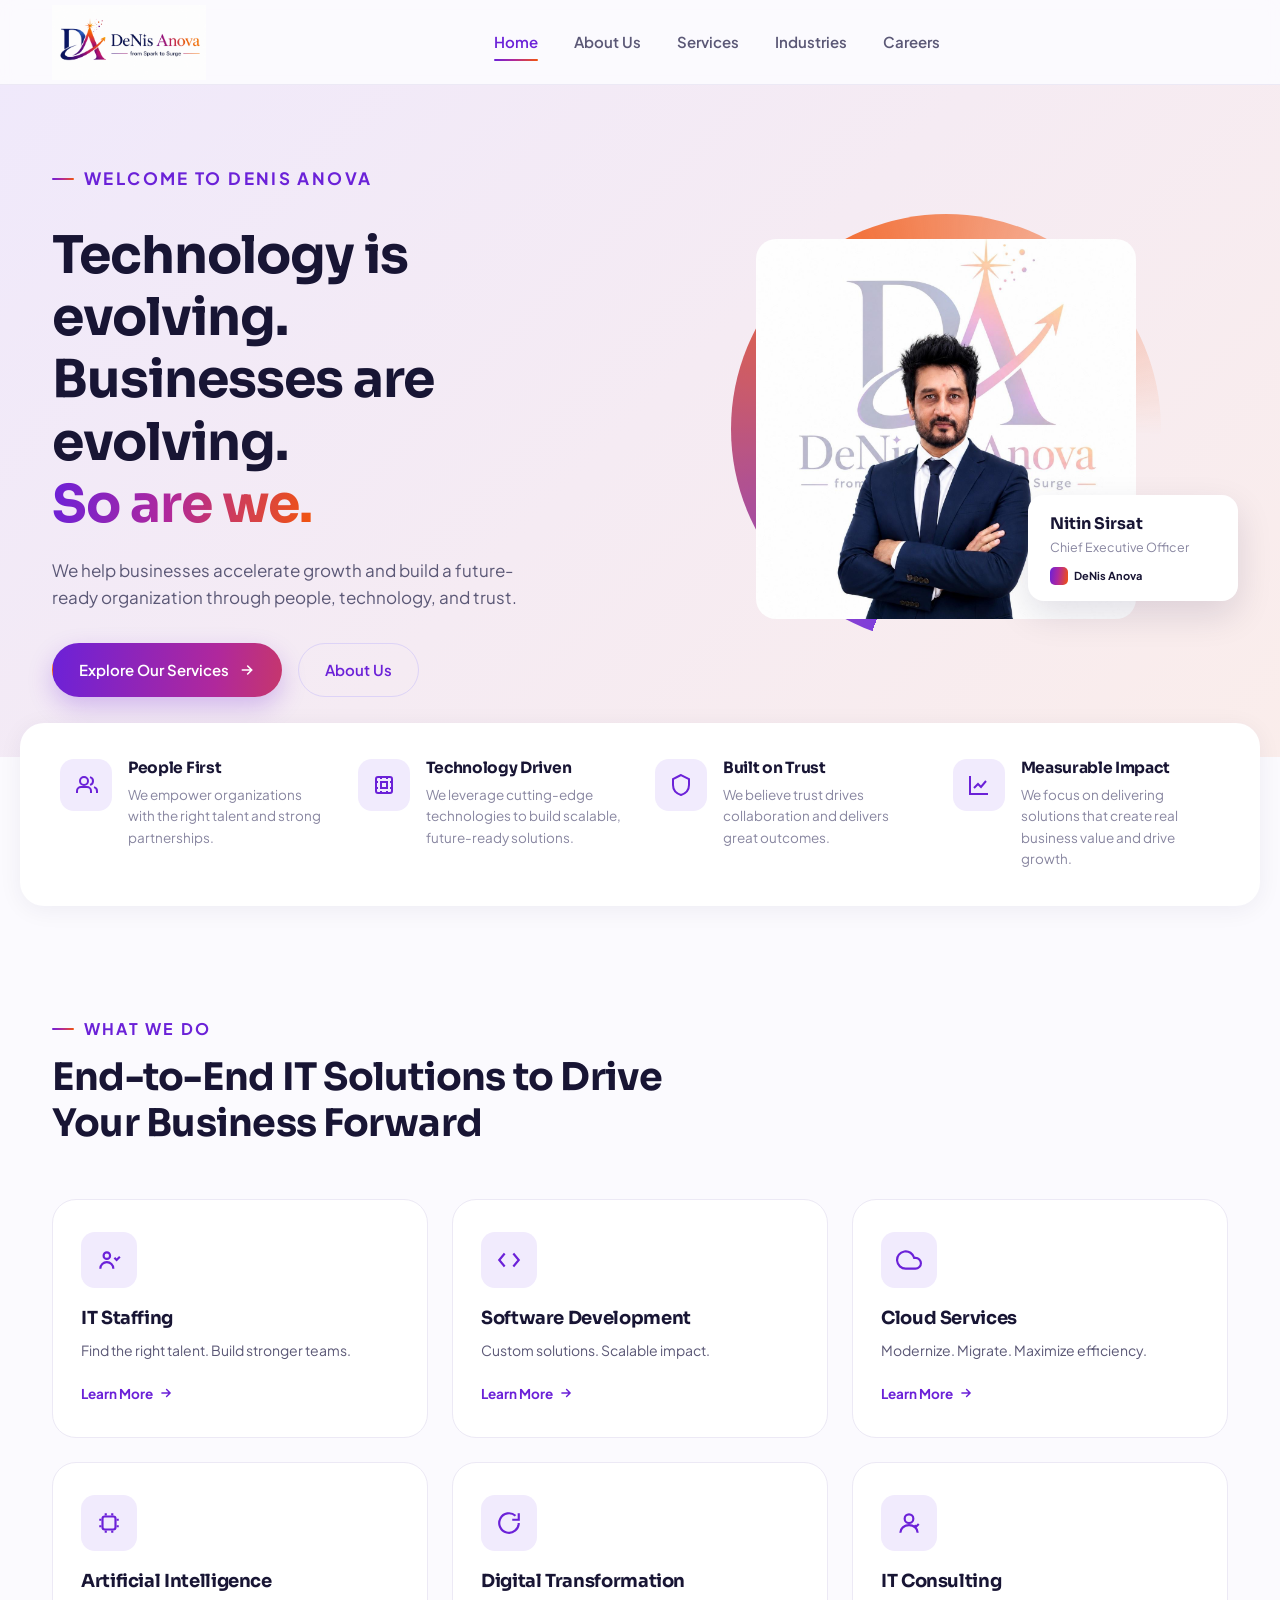
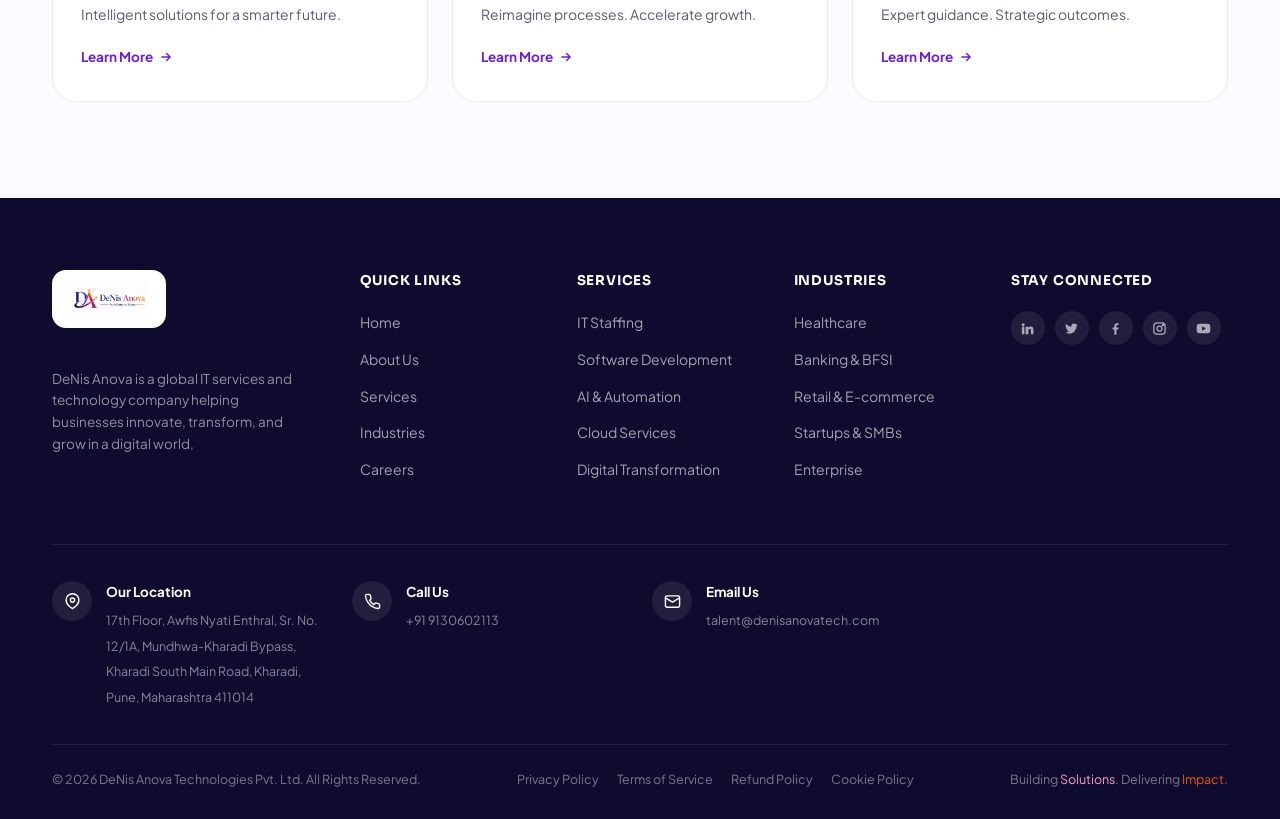
<file: index.html>
<!DOCTYPE html>
<html lang="en">
<head>
<meta charset="UTF-8">
<meta name="viewport" content="width=device-width, initial-scale=1.0">
<title>DeNis Anova | Technology & Talent Solutions</title>
<meta name="description" content="DeNis Anova helps businesses accelerate growth and build a future-ready organization through people, technology, and trust.">
  <link rel="canonical" href="https://denisanovatech.com/">
<link rel="preconnect" href="https://fonts.googleapis.com">
<link href="https://fonts.googleapis.com/css2?family=Sora:wght@600;700;800&family=Plus+Jakarta+Sans:wght@400;500;600;700&display=swap" rel="stylesheet">
<link rel="stylesheet" href="style.css">
</head>
<body>

<!-- ============================= HEADER ============================= -->
<header class="site-header">
  <div class="container">
    <a href="index.html" class="logo">
      <img src="Denislogo.png" alt="DeNis Anova logo">
    </a>

    <nav class="main-nav">
      <ul>
        <li><a href="index.html" class="active">Home</a></li>
        <li><a href="about.html">About Us</a></li>
        <li><a href="services.html">Services</a></li>
        <li><a href="industries.html">Industries</a></li>
        <li><a href="careers.html">Careers</a></li>
      </ul>
    </nav>

    <div class="header-actions">
      
      <button class="nav-toggle" aria-label="Toggle menu"><span></span><span></span><span></span></button>
    </div>
  </div>
</header>

<!-- ============================= HERO ============================= -->
<section class="hero">
  <div class="container">
    <div class="hero-copy reveal">
      <p class="eyebrow">Welcome to DeNis Anova</p>
      <h1>Technology is evolving.<br>Businesses are evolving.<br><span class="text-gradient">So are we.</span></h1>
      <p>We help businesses accelerate growth and build a future-ready organization through people, technology, and trust.</p>
      <div class="hero-actions">
        <a href="services.html" class="btn btn-primary">
          Explore Our Services
          <svg viewBox="0 0 24 24" fill="none" stroke="currentColor" stroke-width="2.4" stroke-linecap="round"><path d="M5 12h14M13 6l6 6-6 6"/></svg>
        </a>
        <a href="about.html" class="btn btn-outline">About Us</a>
      </div>
    </div>

    <div class="hero-visual reveal">
      <div class="hero-ring"></div>
      <img class="hero-photo" src="nitin-sirsat.png" alt="Nitin Sirsat, Chief Executive Officer of DeNis Anova">
      <div class="hero-card">
        <div class="name">Nitin Sirsat</div>
        <div class="role">Chief Executive Officer</div>
        <div class="brand"><span class="small-mark"></span> DeNis Anova</div>
      </div>
    </div>
  </div>
</section>

<!-- ========================= VALUE STRIP ========================= -->
<section class="value-strip reveal">
  <div class="container">
    <div class="value-grid">
      <div class="value-item">
        <div class="value-icon"><svg viewBox="0 0 24 24" fill="none" stroke="currentColor" stroke-width="2"><path d="M17 20v-2a4 4 0 0 0-4-4H7a4 4 0 0 0-4 4v2"/><circle cx="10" cy="8" r="4"/><path d="M23 20v-2a4 4 0 0 0-3-3.87M16 4.13a4 4 0 0 1 0 7.75"/></svg></div>
        <div><h4>People First</h4><p>We empower organizations with the right talent and strong partnerships.</p></div>
      </div>
      <div class="value-item">
        <div class="value-icon"><svg viewBox="0 0 24 24" fill="none" stroke="currentColor" stroke-width="2"><rect x="4" y="4" width="16" height="16" rx="2"/><path d="M9 9h6v6H9zM4 9h2M4 15h2M18 9h2M18 15h2M9 4v2M15 4v2M9 18v2M15 18v2"/></svg></div>
        <div><h4>Technology Driven</h4><p>We leverage cutting-edge technologies to build scalable, future-ready solutions.</p></div>
      </div>
      <div class="value-item">
        <div class="value-icon"><svg viewBox="0 0 24 24" fill="none" stroke="currentColor" stroke-width="2"><path d="M12 2 4 6v6c0 5 3.5 8.5 8 10 4.5-1.5 8-5 8-10V6l-8-4z"/></svg></div>
        <div><h4>Built on Trust</h4><p>We believe trust drives collaboration and delivers great outcomes.</p></div>
      </div>
      <div class="value-item">
        <div class="value-icon"><svg viewBox="0 0 24 24" fill="none" stroke="currentColor" stroke-width="2"><path d="M3 3v18h18"/><path d="m7 15 4-4 3 3 5-6"/></svg></div>
        <div><h4>Measurable Impact</h4><p>We focus on delivering solutions that create real business value and drive growth.</p></div>
      </div>
    </div>
  </div>
</section>

<!-- ========================= WHAT WE DO ========================= -->
<section class="section">
  <div class="container">
    <div class="section-head reveal">
      <p class="eyebrow">What We Do</p>
      <h2>End-to-End IT Solutions to Drive Your Business Forward</h2>
    </div>

    <div class="services-grid reveal">
      <div class="service-card">
        <div class="service-icon"><svg viewBox="0 0 24 24" fill="none" stroke="currentColor" stroke-width="2"><circle cx="10" cy="8" r="3"/><path d="M4 20c0-3.3 2.7-6 6-6s6 2.7 6 6"/><circle cx="17" cy="7" r="6" opacity="0"/><path d="m18 4 2 2 3-3" transform="translate(-1 6)"/></svg></div>
        <h3>IT Staffing</h3>
        <p>Find the right talent. Build stronger teams.</p>
        <a href="services.html" class="service-link">Learn More <svg viewBox="0 0 24 24" fill="none" stroke="currentColor" stroke-width="2.5" stroke-linecap="round"><path d="M5 12h14M13 6l6 6-6 6"/></svg></a>
      </div>
      <div class="service-card">
        <div class="service-icon"><svg viewBox="0 0 24 24" fill="none" stroke="currentColor" stroke-width="2"><path d="m8 6-5 6 5 6M16 6l5 6-5 6"/></svg></div>
        <h3>Software Development</h3>
        <p>Custom solutions. Scalable impact.</p>
        <a href="services.html" class="service-link">Learn More <svg viewBox="0 0 24 24" fill="none" stroke="currentColor" stroke-width="2.5" stroke-linecap="round"><path d="M5 12h14M13 6l6 6-6 6"/></svg></a>
      </div>
      <div class="service-card">
        <div class="service-icon"><svg viewBox="0 0 24 24" fill="none" stroke="currentColor" stroke-width="2"><path d="M18 10h-1.26A8 8 0 1 0 9 20h9a5 5 0 0 0 0-10z"/></svg></div>
        <h3>Cloud Services</h3>
        <p>Modernize. Migrate. Maximize efficiency.</p>
        <a href="services.html" class="service-link">Learn More <svg viewBox="0 0 24 24" fill="none" stroke="currentColor" stroke-width="2.5" stroke-linecap="round"><path d="M5 12h14M13 6l6 6-6 6"/></svg></a>
      </div>
      <div class="service-card">
        <div class="service-icon"><svg viewBox="0 0 24 24" fill="none" stroke="currentColor" stroke-width="2"><rect x="6" y="6" width="12" height="12" rx="2"/><path d="M9 3v2M15 3v2M9 19v2M15 19v2M3 9h2M3 15h2M19 9h2M19 15h2"/></svg></div>
        <h3>Artificial Intelligence</h3>
        <p>Intelligent solutions for a smarter future.</p>
        <a href="services.html" class="service-link">Learn More <svg viewBox="0 0 24 24" fill="none" stroke="currentColor" stroke-width="2.5" stroke-linecap="round"><path d="M5 12h14M13 6l6 6-6 6"/></svg></a>
      </div>
      <div class="service-card">
        <div class="service-icon"><svg viewBox="0 0 24 24" fill="none" stroke="currentColor" stroke-width="2"><path d="M21 12a9 9 0 1 1-3-6.7"/><path d="M21 3v6h-6"/></svg></div>
        <h3>Digital Transformation</h3>
        <p>Reimagine processes. Accelerate growth.</p>
        <a href="services.html" class="service-link">Learn More <svg viewBox="0 0 24 24" fill="none" stroke="currentColor" stroke-width="2.5" stroke-linecap="round"><path d="M5 12h14M13 6l6 6-6 6"/></svg></a>
      </div>
      <div class="service-card">
        <div class="service-icon"><svg viewBox="0 0 24 24" fill="none" stroke="currentColor" stroke-width="2"><circle cx="12" cy="8" r="4"/><path d="M4 21c0-4 3.5-7 8-7s8 3 8 7"/><path d="m17 14 1.5 1.5L21 13"/></svg></div>
        <h3>IT Consulting</h3>
        <p>Expert guidance. Strategic outcomes.</p>
        <a href="services.html" class="service-link">Learn More <svg viewBox="0 0 24 24" fill="none" stroke="currentColor" stroke-width="2.5" stroke-linecap="round"><path d="M5 12h14M13 6l6 6-6 6"/></svg></a>
      </div>
    </div>
  </div>
</section>



<!-- ============================= FOOTER ============================= -->
<footer class="site-footer">
  <div class="container">
    <div class="footer-top">
      <div class="footer-brand">
        <a href="index.html" class="logo">
          <img src="Denislogo.png" alt="DeNis Anova logo">
        </a>
        <p>DeNis Anova is a global IT services and technology company helping businesses innovate, transform, and grow in a digital world.</p>
        <!-- <div class="footer-rule"></div> -->
        <!-- <div class="badges"><span>ISO 27001</span><span>ISO 9001</span><span>CMMI LEVEL 3</span><span>MSME REGISTERED</span></div> -->
      </div>

      <div class="footer-col">
        <h5>Quick Links</h5>
        <ul>
          <li><a href="index.html">Home</a></li>
          <li><a href="about.html">About Us</a></li>
          <li><a href="services.html">Services</a></li>
          <li><a href="industries.html">Industries</a></li>
          <li><a href="careers.html">Careers</a></li>
        </ul>
      </div>

      <div class="footer-col">
        <h5>Services</h5>
        <ul>
          <li><a href="services.html">IT Staffing</a></li>
          <li><a href="services.html">Software Development</a></li>
          <li><a href="services.html">AI & Automation</a></li>
          <li><a href="services.html">Cloud Services</a></li>
          <li><a href="services.html">Digital Transformation</a></li>
          
        </ul>
      </div>

      <div class="footer-col">
        <h5>Industries</h5>
        <ul>
          <li><a href="industries.html">Healthcare</a></li>
          <li><a href="industries.html">Banking & BFSI</a></li>
          <li><a href="industries.html">Retail & E-commerce</a></li>
          <li><a href="industries.html">Startups & SMBs</a></li>
          <li><a href="industries.html">Enterprise</a></li>
        </ul>
      </div>

      <div class="footer-col newsletter">
        <h5>Stay Connected</h5>
       
        <div class="social-row">
          <a href="https://www.linkedin.com/company/denis-anova-technologies/" aria-label="LinkedIn"><svg viewBox="0 0 24 24" fill="currentColor"><path d="M4.98 3.5a2.5 2.5 0 1 1 0 5 2.5 2.5 0 0 1 0-5zM3 9h4v12H3zM9 9h3.8v1.7h.1c.5-1 1.9-2 3.8-2 4.1 0 4.8 2.7 4.8 6.2V21h-4v-5.6c0-1.3 0-3-1.9-3s-2.2 1.5-2.2 2.9V21H9z"/></svg></a>
          <a href="https://x.com/DenisAnovatechs" aria-label="Twitter"><svg viewBox="0 0 24 24" fill="currentColor"><path d="M22 5.9c-.7.3-1.5.6-2.3.7.8-.5 1.5-1.3 1.8-2.3-.8.5-1.7.8-2.6 1a4.1 4.1 0 0 0-7 3.7A11.6 11.6 0 0 1 3.4 4.6a4 4 0 0 0 1.3 5.5c-.6 0-1.3-.2-1.8-.5v.1c0 2 1.4 3.6 3.3 4a4 4 0 0 1-1.8.1 4.1 4.1 0 0 0 3.8 2.9A8.3 8.3 0 0 1 2 18.4a11.6 11.6 0 0 0 6.3 1.8c7.5 0 11.7-6.3 11.7-11.7v-.5c.8-.6 1.5-1.3 2-2.1z"/></svg></a>
          <a href="https://www.facebook.com/share/1DoYdJQCDT/" aria-label="Facebook"><svg viewBox="0 0 24 24" fill="currentColor"><path d="M13.5 22v-8.4h2.8l.4-3.3h-3.2V8.1c0-1 .3-1.6 1.7-1.6h1.7V3.5c-.3 0-1.3-.1-2.5-.1-2.5 0-4.2 1.5-4.2 4.3v2.5H7.4v3.3h2.8V22z"/></svg></a>
          <a href="https://www.instagram.com/denis_anova_official?stkn=MTBzenprc3N3dzBy" aria-label="Instagram"><svg viewBox="0 0 24 24" fill="none" stroke="currentColor" stroke-width="2"><rect x="3" y="3" width="18" height="18" rx="5"/><circle cx="12" cy="12" r="4"/><circle cx="17.5" cy="6.5" r="1"/></svg></a>
          <a href="https://youtube.com/@denisannova?si=gwkQJjdMJiNe5UNF" aria-label="YouTube"><svg viewBox="0 0 24 24" fill="currentColor"><path d="M23 12s0-3.6-.5-5.2c-.3-1-1-1.7-2-2C18.9 4.3 12 4.3 12 4.3s-6.9 0-8.5.5c-1 .3-1.7 1-2 2C1 8.4 1 12 1 12s0 3.6.5 5.2c.3 1 1 1.7 2 2 1.6.5 8.5.5 8.5.5s6.9 0 8.5-.5c1-.3 1.7-1 2-2 .5-1.6.5-5.2.5-5.2zM9.8 15.5V8.5l6 3.5z"/></svg></a>
        </div>
      </div>
    </div>

    <div class="footer-contact-row">
      <div class="footer-contact-item">
        <div class="ic"><svg viewBox="0 0 24 24" fill="none" stroke="currentColor" stroke-width="2"><path d="M21 10c0 7-9 12-9 12s-9-5-9-12a9 9 0 0 1 18 0z"/><circle cx="12" cy="10" r="3"/></svg></div>
        <div><strong>Our Location</strong><span>17th Floor, Awfis Nyati Enthral, Sr. No. 12/1A, Mundhwa-Kharadi Bypass, Kharadi South Main Road, Kharadi, Pune, Maharashtra 411014</span></div>
      </div>
      <div class="footer-contact-item">
        <div class="ic"><svg viewBox="0 0 24 24" fill="none" stroke="currentColor" stroke-width="2"><path d="M22 16.9v3a2 2 0 0 1-2.2 2 19.8 19.8 0 0 1-8.6-3.1 19.5 19.5 0 0 1-6-6 19.8 19.8 0 0 1-3.1-8.6A2 2 0 0 1 4.1 2h3a2 2 0 0 1 2 1.7c.1 1 .3 2 .7 3a2 2 0 0 1-.4 2.1L8 10.3a16 16 0 0 0 6 6l1.5-1.5a2 2 0 0 1 2.1-.4c1 .4 2 .6 3 .7a2 2 0 0 1 1.4 2.1z"/></svg></div>
        <div><strong>Call Us</strong><span>+91 9130602113</span></div>
      </div>
      <div class="footer-contact-item">
        <div class="ic"><svg viewBox="0 0 24 24" fill="none" stroke="currentColor" stroke-width="2"><rect x="2" y="4" width="20" height="16" rx="2"/><path d="m2 7 10 6 10-6"/></svg></div>
        <div><strong>Email Us</strong><span>talent@denisanovatech.com</span></div>
      </div>
      
    </div>

    <div class="footer-bottom">
      <span>© 2026 DeNis Anova Technologies Pvt. Ltd. All Rights Reserved.</span>
      <div class="legal-links">
        <a href="#">Privacy Policy</a>
        <a href="#">Terms of Service</a>
        <a href="#">Refund Policy</a>
        <a href="#">Cookie Policy</a>
      </div>
      <span class="tagline-mini">Building <span class="p">Solutions</span>. Delivering <span>Impact</span>.</span>
    </div>
  </div>
</footer>


<script src="script.js"></script>
</body>
</html>
</file>
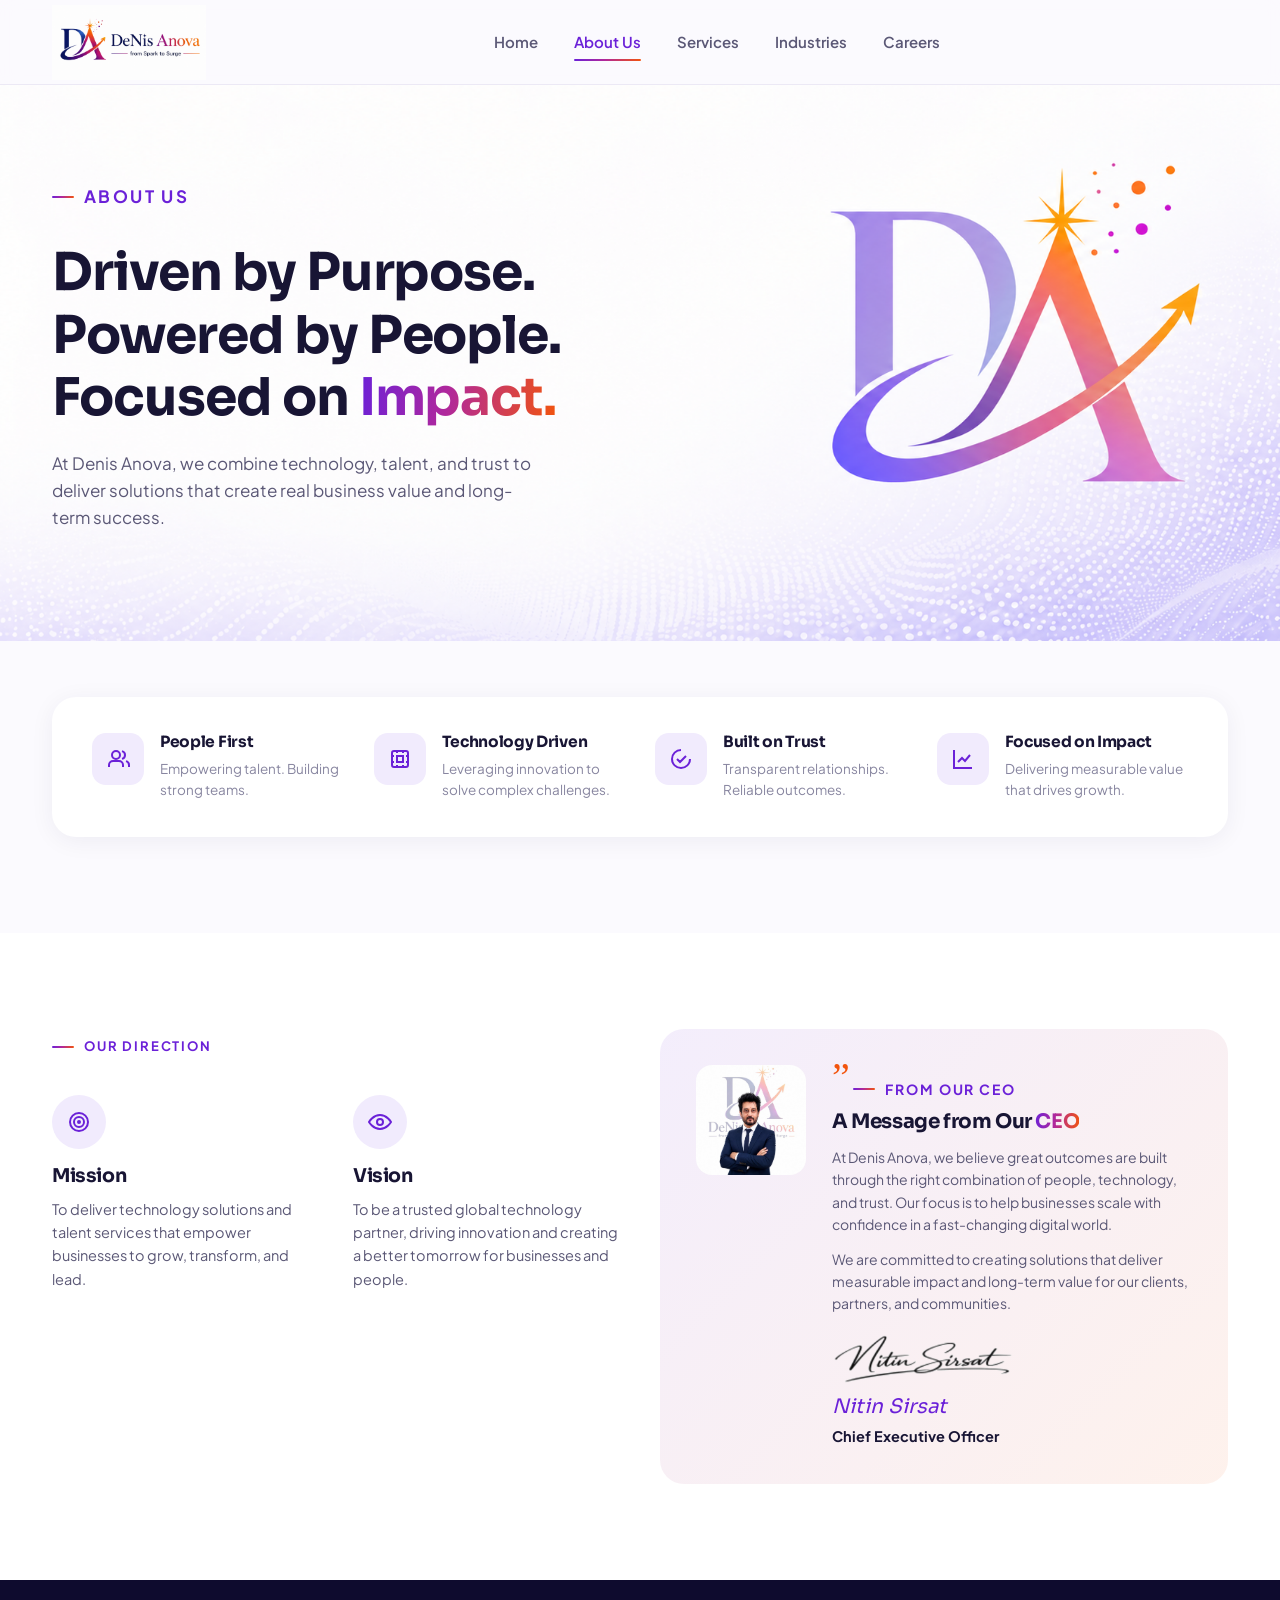
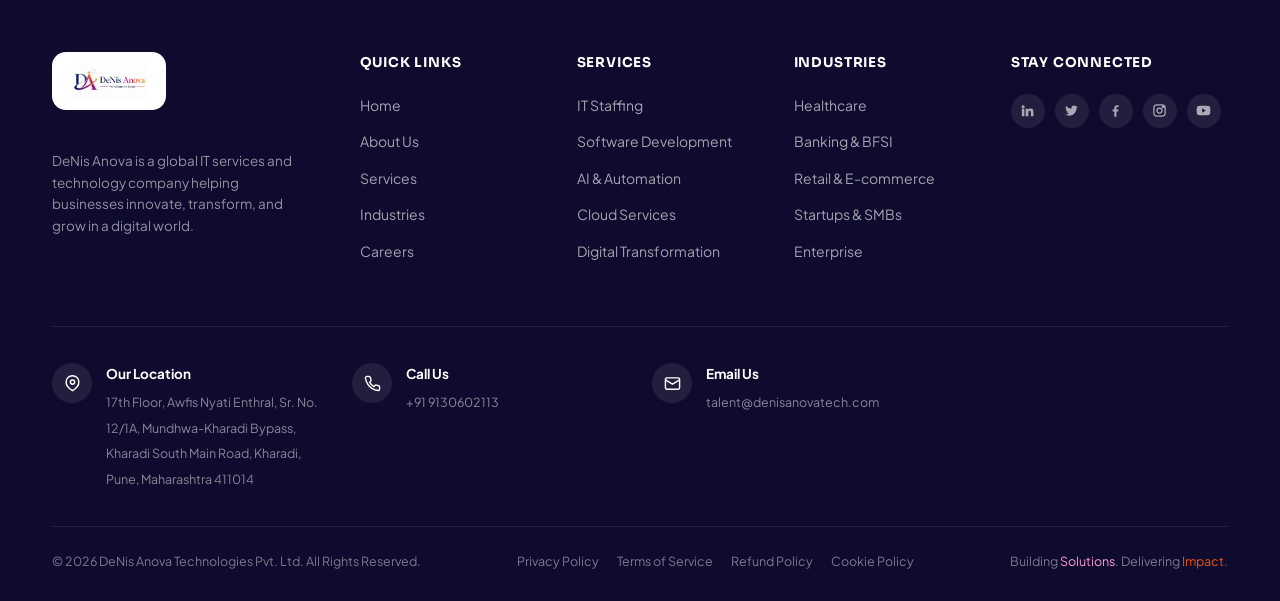
<file: about.html>
<!DOCTYPE html>
<html lang="en">
<head>
<meta charset="UTF-8">
<meta name="viewport" content="width=device-width, initial-scale=1.0">
<title>About Us | DeNis Anova</title>
<meta name="description" content="Driven by purpose, powered by people, focused on impact — learn about DeNis Anova's mission, vision, and leadership.">
  <link rel="canonical" href="https://denisanovatech.com/about.html">
<link rel="preconnect" href="https://fonts.googleapis.com">
<link href="https://fonts.googleapis.com/css2?family=Sora:wght@600;700;800&family=Plus+Jakarta+Sans:wght@400;500;600;700&display=swap" rel="stylesheet">
<link rel="stylesheet" href="style.css">
</head>
<body>

<!-- ============================= HEADER ============================= -->
<header class="site-header">
  <div class="container">
    <a href="index.html" class="logo">
      <img src="Denislogo.png" alt="DeNis Anova logo">
    </a>

    <nav class="main-nav">
      <ul>
        <li><a href="index.html">Home</a></li>
        <li><a href="about.html" class="active">About Us</a></li>
        <li><a href="services.html">Services</a></li>
        <li><a href="industries.html">Industries</a></li>
        <li><a href="careers.html">Careers</a></li>
      </ul>
    </nav>

    <div class="header-actions">
  <button class="nav-toggle" aria-label="Toggle menu">
    <span></span><span></span><span></span>
  </button>
</div>
  </div>
</header>

<!-- ============================= ABOUT HERO ============================= -->
<section class="hero about-hero">
  <div class="container">
    <div class="hero-copy reveal">
      <p class="eyebrow">About Us</p>
      <h1>Driven by Purpose.<br>Powered by People.<br>Focused on <span class="text-gradient">Impact.</span></h1>
      <p>At Denis Anova, we combine technology, talent, and trust to deliver solutions that create real business value and long-term success.</p>
    </div>
    <div class="about-photo-wrap reveal" aria-hidden="true"></div>
  </div>
</section>

<!-- ========================= PILLARS ========================= -->
<section class="section" style="padding-top:0;">
  <div class="container">
    <div class="pillars-row reveal">
      <div class="value-item">
        <div class="value-icon"><svg viewBox="0 0 24 24" fill="none" stroke="currentColor" stroke-width="2"><path d="M17 20v-2a4 4 0 0 0-4-4H7a4 4 0 0 0-4 4v2"/><circle cx="10" cy="8" r="4"/><path d="M23 20v-2a4 4 0 0 0-3-3.87M16 4.13a4 4 0 0 1 0 7.75"/></svg></div>
        <div><h4>People First</h4><p>Empowering talent. Building strong teams.</p></div>
      </div>
      <div class="value-item">
        <div class="value-icon"><svg viewBox="0 0 24 24" fill="none" stroke="currentColor" stroke-width="2"><rect x="4" y="4" width="16" height="16" rx="2"/><path d="M9 9h6v6H9zM4 9h2M4 15h2M18 9h2M18 15h2M9 4v2M15 4v2M9 18v2M15 18v2"/></svg></div>
        <div><h4>Technology Driven</h4><p>Leveraging innovation to solve complex challenges.</p></div>
      </div>
      <div class="value-item">
        <div class="value-icon"><svg viewBox="0 0 24 24" fill="none" stroke="currentColor" stroke-width="2"><path d="M11 17a5 5 0 0 0 5-5V7l-5-4-5 4v5a5 5 0 0 0 5 5z" opacity="0"/><path d="m8 12 3 3 6-6M21 12a9 9 0 1 1-9-9"/></svg></div>
        <div><h4>Built on Trust</h4><p>Transparent relationships. Reliable outcomes.</p></div>
      </div>
      <div class="value-item">
        <div class="value-icon"><svg viewBox="0 0 24 24" fill="none" stroke="currentColor" stroke-width="2"><path d="M3 3v18h18"/><path d="m7 15 4-4 3 3 5-6"/></svg></div>
        <div><h4>Focused on Impact</h4><p>Delivering measurable value that drives growth.</p></div>
      </div>
    </div>
  </div>
</section>

<!-- ========================= DIRECTION + CEO ========================= -->
<section class="section section-alt">
  <div class="container">
    <div class="about-grid">
      <div class="reveal">
        <p class="eyebrow">Our Direction</p>
        <div class="direction-cols mt-56" style="margin-top:24px;">
          <div class="direction-item">
            <div class="info-icon"><svg viewBox="0 0 24 24" fill="none" stroke="currentColor" stroke-width="2"><circle cx="12" cy="12" r="9"/><circle cx="12" cy="12" r="5"/><circle cx="12" cy="12" r="1"/></svg></div>
            <h3>Mission</h3>
            <p>To deliver technology solutions and talent services that empower businesses to grow, transform, and lead.</p>
          </div>
          <div class="direction-item">
            <div class="info-icon"><svg viewBox="0 0 24 24" fill="none" stroke="currentColor" stroke-width="2"><path d="M1 12s4-7 11-7 11 7 11 7-4 7-11 7-11-7-11-7z"/><circle cx="12" cy="12" r="3"/></svg></div>
            <h3>Vision</h3>
            <p>To be a trusted global technology partner, driving innovation and creating a better tomorrow for businesses and people.</p>
          </div>
        </div>
      </div>

      <div class="ceo-card reveal">
        <img src="nitin-sirsat.png" alt="Nitin Sirsat portrait">
        <div>
          <span class="quote-mark">&rdquo;</span>
          <p class="eyebrow" style="margin-bottom:4px;">From Our CEO</p>
          <h3>A Message from Our <span class="text-gradient">CEO</span></h3>
          <p>At Denis Anova, we believe great outcomes are built through the right combination of people, technology, and trust. Our focus is to help businesses scale with confidence in a fast-changing digital world.</p>
          <p>We are committed to creating solutions that deliver measurable impact and long-term value for our clients, partners, and communities.</p>
          <img src="nitin-signature.png" alt="Nitin Sirsat signature" class="sig-img">
          <div class="sig">Nitin Sirsat</div>
          <div class="sig-name">Chief Executive Officer</div>
        </div>
      </div>
    </div>
  </div>
</section>

<!-- ============================= FOOTER ============================= -->
<footer class="site-footer">
  <div class="container">
    <div class="footer-top">
      <div class="footer-brand">
        <a href="index.html" class="logo">
          <img src="Denislogo.png" alt="DeNis Anova logo">
        </a>
        <p>DeNis Anova is a global IT services and technology company helping businesses innovate, transform, and grow in a digital world.</p>
        <!-- <div class="footer-rule"></div> -->
        <!-- <div class="badges"><span>ISO 27001</span><span>ISO 9001</span><span>CMMI LEVEL 3</span><span>MSME REGISTERED</span></div> -->
      </div>

      <div class="footer-col">
        <h5>Quick Links</h5>
        <ul>
          <li><a href="index.html">Home</a></li>
          <li><a href="about.html">About Us</a></li>
          <li><a href="services.html">Services</a></li>
          <li><a href="industries.html">Industries</a></li>
          <li><a href="careers.html">Careers</a></li>
        </ul>
      </div>

      <div class="footer-col">
        <h5>Services</h5>
        <ul>
          <li><a href="services.html">IT Staffing</a></li>
          <li><a href="services.html">Software Development</a></li>
          <li><a href="services.html">AI & Automation</a></li>
          <li><a href="services.html">Cloud Services</a></li>
          <li><a href="services.html">Digital Transformation</a></li>
    
        </ul>
      </div>

      <div class="footer-col">
        <h5>Industries</h5>
        <ul>
          <li><a href="industries.html">Healthcare</a></li>
          <li><a href="industries.html">Banking & BFSI</a></li>
          <li><a href="industries.html">Retail & E-commerce</a></li>
          <li><a href="industries.html">Startups & SMBs</a></li>
          <li><a href="industries.html">Enterprise</a></li>
        </ul>
      </div>

      <div class="footer-col newsletter">
        <h5>Stay Connected</h5>
      
        </form>
        <div class="social-row">
          <a href="https://www.linkedin.com/company/denis-anova-technologies/" aria-label="LinkedIn"><svg viewBox="0 0 24 24" fill="currentColor"><path d="M4.98 3.5a2.5 2.5 0 1 1 0 5 2.5 2.5 0 0 1 0-5zM3 9h4v12H3zM9 9h3.8v1.7h.1c.5-1 1.9-2 3.8-2 4.1 0 4.8 2.7 4.8 6.2V21h-4v-5.6c0-1.3 0-3-1.9-3s-2.2 1.5-2.2 2.9V21H9z"/></svg></a>
          <a href="https://x.com/DenisAnovatechs" aria-label="Twitter"><svg viewBox="0 0 24 24" fill="currentColor"><path d="M22 5.9c-.7.3-1.5.6-2.3.7.8-.5 1.5-1.3 1.8-2.3-.8.5-1.7.8-2.6 1a4.1 4.1 0 0 0-7 3.7A11.6 11.6 0 0 1 3.4 4.6a4 4 0 0 0 1.3 5.5c-.6 0-1.3-.2-1.8-.5v.1c0 2 1.4 3.6 3.3 4a4 4 0 0 1-1.8.1 4.1 4.1 0 0 0 3.8 2.9A8.3 8.3 0 0 1 2 18.4a11.6 11.6 0 0 0 6.3 1.8c7.5 0 11.7-6.3 11.7-11.7v-.5c.8-.6 1.5-1.3 2-2.1z"/></svg></a>
          <a href="https://www.facebook.com/share/1DoYdJQCDT/" aria-label="Facebook"><svg viewBox="0 0 24 24" fill="currentColor"><path d="M13.5 22v-8.4h2.8l.4-3.3h-3.2V8.1c0-1 .3-1.6 1.7-1.6h1.7V3.5c-.3 0-1.3-.1-2.5-.1-2.5 0-4.2 1.5-4.2 4.3v2.5H7.4v3.3h2.8V22z"/></svg></a>
          <a href="https://www.instagram.com/denis_anova_official?stkn=MTBzenprc3N3dzBy" aria-label="Instagram"><svg viewBox="0 0 24 24" fill="none" stroke="currentColor" stroke-width="2"><rect x="3" y="3" width="18" height="18" rx="5"/><circle cx="12" cy="12" r="4"/><circle cx="17.5" cy="6.5" r="1"/></svg></a>
          <a href="https://youtube.com/@denisannova?si=gwkQJjdMJiNe5UNF" aria-label="YouTube"><svg viewBox="0 0 24 24" fill="currentColor"><path d="M23 12s0-3.6-.5-5.2c-.3-1-1-1.7-2-2C18.9 4.3 12 4.3 12 4.3s-6.9 0-8.5.5c-1 .3-1.7 1-2 2C1 8.4 1 12 1 12s0 3.6.5 5.2c.3 1 1 1.7 2 2 1.6.5 8.5.5 8.5.5s6.9 0 8.5-.5c1-.3 1.7-1 2-2 .5-1.6.5-5.2.5-5.2zM9.8 15.5V8.5l6 3.5z"/></svg></a>
        </div>
      </div>
    </div>

    <div class="footer-contact-row">
      <div class="footer-contact-item">
        <div class="ic"><svg viewBox="0 0 24 24" fill="none" stroke="currentColor" stroke-width="2"><path d="M21 10c0 7-9 12-9 12s-9-5-9-12a9 9 0 0 1 18 0z"/><circle cx="12" cy="10" r="3"/></svg></div>
        <div><strong>Our Location</strong><span>17th Floor, Awfis Nyati Enthral, Sr. No. 12/1A, Mundhwa-Kharadi Bypass, Kharadi South Main Road, Kharadi, Pune, Maharashtra 411014</span></div>
      </div>
      <div class="footer-contact-item">
        <div class="ic"><svg viewBox="0 0 24 24" fill="none" stroke="currentColor" stroke-width="2"><path d="M22 16.9v3a2 2 0 0 1-2.2 2 19.8 19.8 0 0 1-8.6-3.1 19.5 19.5 0 0 1-6-6 19.8 19.8 0 0 1-3.1-8.6A2 2 0 0 1 4.1 2h3a2 2 0 0 1 2 1.7c.1 1 .3 2 .7 3a2 2 0 0 1-.4 2.1L8 10.3a16 16 0 0 0 6 6l1.5-1.5a2 2 0 0 1 2.1-.4c1 .4 2 .6 3 .7a2 2 0 0 1 1.4 2.1z"/></svg></div>
        <div><strong>Call Us</strong><span>+91 9130602113</span></div>
      </div>
      <div class="footer-contact-item">
        <div class="ic"><svg viewBox="0 0 24 24" fill="none" stroke="currentColor" stroke-width="2"><rect x="2" y="4" width="20" height="16" rx="2"/><path d="m2 7 10 6 10-6"/></svg></div>
        <div><strong>Email Us</strong><span>talent@denisanovatech.com</span></div>
      </div>
      
    </div>

    <div class="footer-bottom">
      <span>© 2026 DeNis Anova Technologies Pvt. Ltd. All Rights Reserved.</span>
      <div class="legal-links">
        <a href="#">Privacy Policy</a>
        <a href="#">Terms of Service</a>
        <a href="#">Refund Policy</a>
        <a href="#">Cookie Policy</a>
      </div>
      <span class="tagline-mini">Building <span class="p">Solutions</span>. Delivering <span>Impact</span>.</span>
    </div>
  </div>
</footer>
        
<script src="script.js"></script>
</body>
</html>
</file>
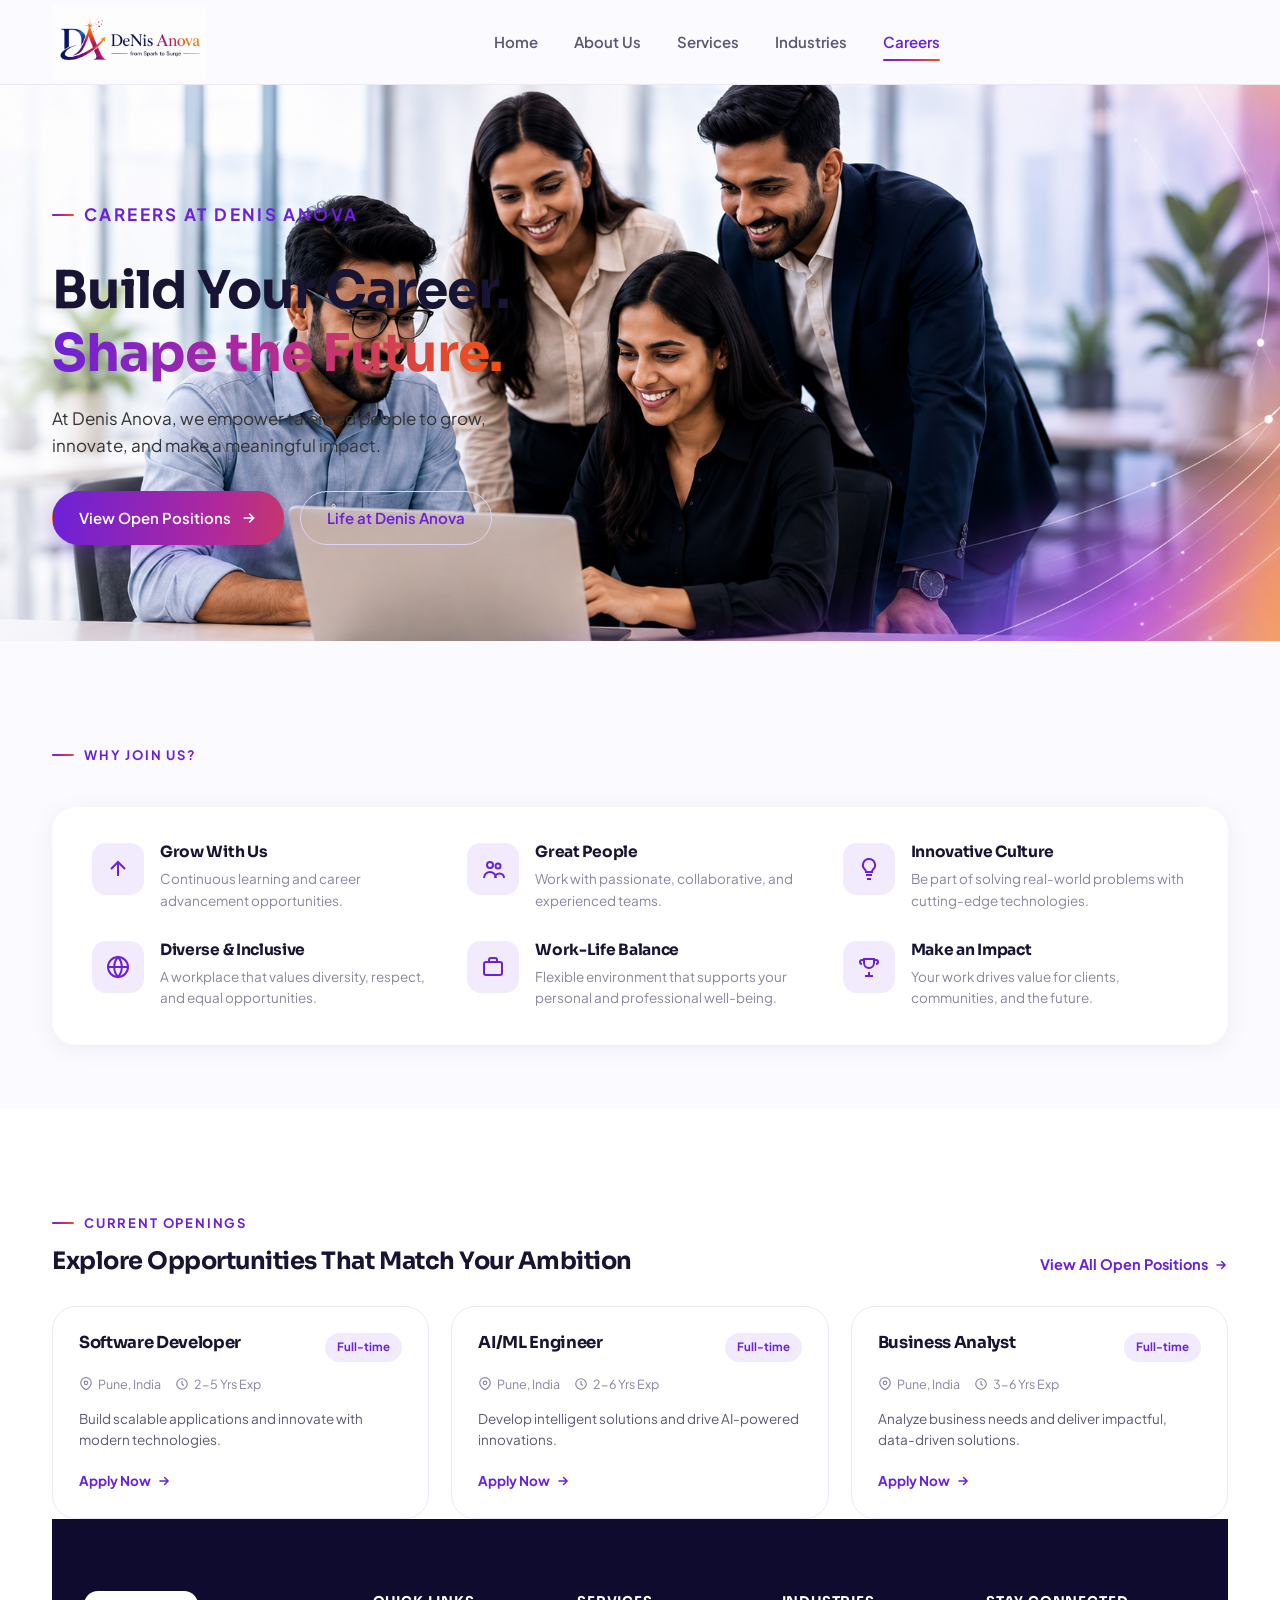
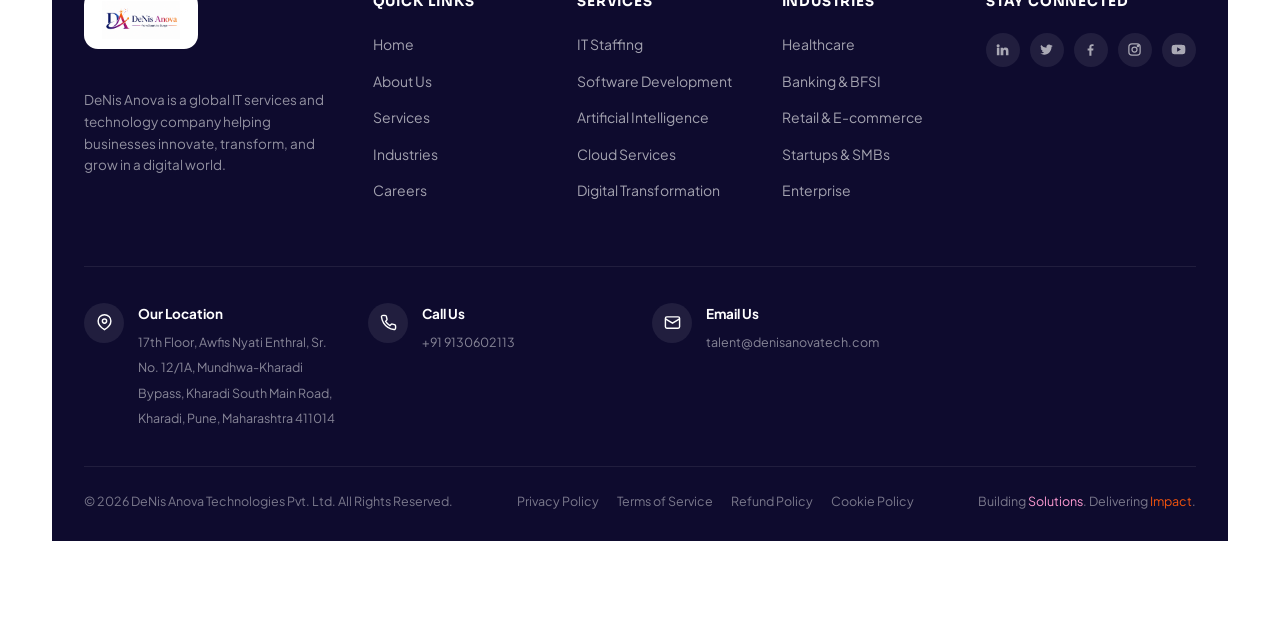
<file: careers.html>
<!DOCTYPE html>
<html lang="en">
<head>
<meta charset="UTF-8">
<meta name="viewport" content="width=device-width, initial-scale=1.0">
<title>Careers | DeNis Anova</title>
<meta name="description" content="Build your career and shape the future at DeNis Anova. Explore open positions in software development, AI/ML, and business analysis.">
<link rel="canonical" href="https://denisanovatech.com/careers.html">
<link rel="preconnect" href="https://fonts.googleapis.com">
<link href="https://fonts.googleapis.com/css2?family=Sora:wght@600;700;800&family=Plus+Jakarta+Sans:wght@400;500;600;700&display=swap" rel="stylesheet">
<link rel="stylesheet" href="style.css">
</head>
<body>

<!-- ============================= HEADER ============================= -->
<header class="site-header">
  <div class="container">
    <a href="index.html" class="logo">
      <img src="Denislogo.png" alt="DeNis Anova logo">
    </a>

    <nav class="main-nav">
      <ul>
        <li><a href="index.html">Home</a></li>
        <li><a href="about.html">About Us</a></li>
        <li><a href="services.html">Services</a></li>
        <li><a href="industries.html">Industries</a></li>
        <li><a href="careers.html" class="active">Careers</a></li>
      </ul>
    </nav>

    <div class="header-actions">
      <button class="nav-toggle" aria-label="Toggle menu"><span></span><span></span><span></span></button>
    </div>
  </div>
</header>

<!-- ============================= CAREERS HERO ============================= -->
<section class="hero careers-hero">
  <div class="container">
    <div class="hero-copy reveal">
      <p class="eyebrow">Careers at DeNis Anova</p>
      <h1>Build Your Career.<br><span class="text-gradient">Shape the Future.</span></h1>
      <p style="color: #333;"> At Denis Anova, we empower talented people to grow, innovate, and make a meaningful impact.</p>
      <div class="hero-actions">
        <a href="#openings" class="btn btn-primary">
          View Open Positions
          <svg viewBox="0 0 24 24" fill="none" stroke="currentColor" stroke-width="2.4" stroke-linecap="round"><path d="M5 12h14M13 6l6 6-6 6"/></svg>
        </a>
        <a href="mailto:talent@denisanovatech.com" class="btn btn-outline">Life at Denis Anova</a>
      </div>
    </div>
    <div class="about-photo-wrap reveal" aria-hidden="true"></div>
  </div>
</section>

<!-- ========================= WHY JOIN US ========================= -->
<section class="section" style="padding-bottom:64px;">
  <div class="container">
    <p class="eyebrow text-center" style="justify-content:center;">Why Join Us?</p>

    <div class="pillars-row reveal" style="grid-template-columns:repeat(3,1fr); margin-top:28px;">
      <div class="value-item">
        <div class="value-icon"><svg viewBox="0 0 24 24" fill="none" stroke="currentColor" stroke-width="2"><path d="M12 19V5M5 12l7-7 7 7"/></svg></div>
        <div><h4>Grow With Us</h4><p>Continuous learning and career advancement opportunities.</p></div>
      </div>
      <div class="value-item">
        <div class="value-icon"><svg viewBox="0 0 24 24" fill="none" stroke="currentColor" stroke-width="2"><circle cx="9" cy="8" r="3"/><circle cx="17" cy="9" r="2.5"/><path d="M3 21c0-3.5 2.7-6 6-6s6 2.5 6 6M14 21c0-2.5 1.8-4.5 4.5-4.5S23 18.5 23 21"/></svg></div>
        <div><h4>Great People</h4><p>Work with passionate, collaborative, and experienced teams.</p></div>
      </div>
      <div class="value-item">
        <div class="value-icon"><svg viewBox="0 0 24 24" fill="none" stroke="currentColor" stroke-width="2"><path d="M9 18h6M10 22h4M12 2a6 6 0 0 0-4 10.5c.6.6 1 1.4 1 2.5h6c0-1.1.4-1.9 1-2.5A6 6 0 0 0 12 2z"/></svg></div>
        <div><h4>Innovative Culture</h4><p>Be part of solving real-world problems with cutting-edge technologies.</p></div>
      </div>
      <div class="value-item">
        <div class="value-icon"><svg viewBox="0 0 24 24" fill="none" stroke="currentColor" stroke-width="2"><circle cx="12" cy="12" r="10"/><path d="M2 12h20M12 2a15 15 0 0 1 0 20 15 15 0 0 1 0-20z"/></svg></div>
        <div><h4>Diverse & Inclusive</h4><p>A workplace that values diversity, respect, and equal opportunities.</p></div>
      </div>
      <div class="value-item">
        <div class="value-icon"><svg viewBox="0 0 24 24" fill="none" stroke="currentColor" stroke-width="2"><rect x="3" y="7" width="18" height="13" rx="2"/><path d="M8 7V5a2 2 0 0 1 2-2h4a2 2 0 0 1 2 2v2"/></svg></div>
        <div><h4>Work-Life Balance</h4><p>Flexible environment that supports your personal and professional well-being.</p></div>
      </div>
      <div class="value-item">
        <div class="value-icon"><svg viewBox="0 0 24 24" fill="none" stroke="currentColor" stroke-width="2"><path d="M8 21h8M12 17v4M7 4h10v4a5 5 0 0 1-10 0z"/><path d="M17 5h2a2 2 0 0 1 0 4M7 5H5a2 2 0 0 0 0 4"/></svg></div>
        <div><h4>Make an Impact</h4><p>Your work drives value for clients, communities, and the future.</p></div>
      </div>
    </div>
  </div>
</section>

<!-- ========================= OPEN ROLES ========================= -->
<section class="section section-alt" id="openings">
  <div class="container">
    <div class="openings-head">
      <div class="reveal">
        <p class="eyebrow">Current Openings</p>
        <h2>Explore Opportunities That Match Your Ambition</h2>
      </div>
      <a href="#openings" class="service-link" style="font-size:14.5px;">View All Open Positions <svg viewBox="0 0 24 24" fill="none" stroke="currentColor" stroke-width="2.5" stroke-linecap="round"><path d="M5 12h14M13 6l6 6-6 6"/></svg></a>
    </div>

    <div class="openings-track reveal">
      <div class="job-card">
        <div class="job-top"><h3>Software Developer</h3><span class="badge">Full-time</span></div>
        <div class="job-meta">
          <span><svg viewBox="0 0 24 24" fill="none" stroke="currentColor" stroke-width="2"><path d="M21 10c0 7-9 12-9 12s-9-5-9-12a9 9 0 0 1 18 0z"/><circle cx="12" cy="10" r="3"/></svg> Pune, India</span>
          <span><svg viewBox="0 0 24 24" fill="none" stroke="currentColor" stroke-width="2"><circle cx="12" cy="12" r="9"/><path d="M12 7v5l3 3"/></svg> 2-5 Yrs Exp</span>
        </div>
        <p class="job-desc">Build scalable applications and innovate with modern technologies.</p>
        <a href="mailto:talent@denisanovatech.com?subject=Application%20for%20Software%20Developer" class="service-link">Apply Now <svg viewBox="0 0 24 24" fill="none" stroke="currentColor" stroke-width="2.5" stroke-linecap="round"><path d="M5 12h14M13 6l6 6-6 6"/></svg></a>
      </div>

      <div class="job-card">
        <div class="job-top"><h3>AI/ML Engineer</h3><span class="badge">Full-time</span></div>
        <div class="job-meta">
          <span><svg viewBox="0 0 24 24" fill="none" stroke="currentColor" stroke-width="2"><path d="M21 10c0 7-9 12-9 12s-9-5-9-12a9 9 0 0 1 18 0z"/><circle cx="12" cy="10" r="3"/></svg> Pune, India</span>
          <span><svg viewBox="0 0 24 24" fill="none" stroke="currentColor" stroke-width="2"><circle cx="12" cy="12" r="9"/><path d="M12 7v5l3 3"/></svg> 2-6 Yrs Exp</span>
        </div>
        <p class="job-desc">Develop intelligent solutions and drive AI-powered innovations.</p>
        <a href="mailto:talent@denisanovatech.com?subject=Application%20for%20AI%2FML%20Engineer" class="service-link">Apply Now <svg viewBox="0 0 24 24" fill="none" stroke="currentColor" stroke-width="2.5" stroke-linecap="round"><path d="M5 12h14M13 6l6 6-6 6"/></svg></a>
      </div>

      <div class="job-card">
        <div class="job-top"><h3>Business Analyst</h3><span class="badge">Full-time</span></div>
        <div class="job-meta">
          <span><svg viewBox="0 0 24 24" fill="none" stroke="currentColor" stroke-width="2"><path d="M21 10c0 7-9 12-9 12s-9-5-9-12a9 9 0 0 1 18 0z"/><circle cx="12" cy="10" r="3"/></svg> Pune, India</span>
          <span><svg viewBox="0 0 24 24" fill="none" stroke="currentColor" stroke-width="2"><circle cx="12" cy="12" r="9"/><path d="M12 7v5l3 3"/></svg> 3-6 Yrs Exp</span>
        </div>
        <p class="job-desc">Analyze business needs and deliver impactful, data-driven solutions.</p>
        <a href="mailto:talent@denisanovatech.com?subject=Application%20for%20Business%20Analyst" class="service-link">Apply Now <svg viewBox="0 0 24 24" fill="none" stroke="currentColor" stroke-width="2.5" stroke-linecap="round"><path d="M5 12h14M13 6l6 6-6 6"/></svg></a>
      </div>
    </div>

<!-- ============================= FOOTER ============================= -->
<footer class="site-footer">
  <div class="container">
    <div class="footer-top">
      <div class="footer-brand">
        <a href="index.html" class="logo">
          <img src="Denislogo.png" alt="DeNis Anova logo">
        </a>
        <p>DeNis Anova is a global IT services and technology company helping businesses innovate, transform, and grow in a digital world.</p>
        <!-- <div class="footer-rule"></div> -->
        <!-- <div class="badges"><span>ISO 27001</span><span>ISO 9001</span><span>CMMI LEVEL 3</span><span>MSME REGISTERED</span></div> -->
      </div>

      <div class="footer-col">
        <h5>Quick Links</h5>
        <ul>
          <li><a href="index.html">Home</a></li>
          <li><a href="about.html">About Us</a></li>
          <li><a href="services.html">Services</a></li>
          <li><a href="industries.html">Industries</a></li>
          <li><a href="careers.html">Careers</a></li>
        </ul>
      </div>

      <div class="footer-col">
        <h5>Services</h5>
        <ul>
          <li><a href="services.html">IT Staffing</a></li>
          <li><a href="services.html">Software Development</a></li>
          <li><a href="services.html">Artificial Intelligence</a></li>
          <li><a href="services.html">Cloud Services</a></li>
          <li><a href="services.html">Digital Transformation</a></li>
        </ul>
      </div>

      <div class="footer-col">
        <h5>Industries</h5>
        <ul>
          <li><a href="industries.html">Healthcare</a></li>
          <li><a href="industries.html">Banking & BFSI</a></li>
          <li><a href="industries.html">Retail & E-commerce</a></li>
          <li><a href="industries.html">Startups & SMBs</a></li>
          <li><a href="industries.html">Enterprise</a></li>
        </ul>
      </div>

      <div class="footer-col newsletter">
        <h5>Stay Connected</h5>
        <div class="social-row">
          <a href="https://www.linkedin.com/company/denis-anova-technologies/" target="_blank" rel="noopener" aria-label="LinkedIn"><svg viewBox="0 0 24 24" fill="currentColor"><path d="M4.98 3.5a2.5 2.5 0 1 1 0 5 2.5 2.5 0 0 1 0-5zM3 9h4v12H3zM9 9h3.8v1.7h.1c.5-1 1.9-2 3.8-2 4.1 0 4.8 2.7 4.8 6.2V21h-4v-5.6c0-1.3 0-3-1.9-3s-2.2 1.5-2.2 2.9V21H9z"/></svg></a>
          <a href="https://x.com/DenisAnovatechs" target="_blank" rel="noopener" aria-label="X"><svg viewBox="0 0 24 24" fill="currentColor"><path d="M22 5.9c-.7.3-1.5.6-2.3.7.8-.5 1.5-1.3 1.8-2.3-.8.5-1.7.8-2.6 1a4.1 4.1 0 0 0-7 3.7A11.6 11.6 0 0 1 3.4 4.6a4 4 0 0 0 1.3 5.5c-.6 0-1.3-.2-1.8-.5v.1c0 2 1.4 3.6 3.3 4a4 4 0 0 1-1.8.1 4.1 4.1 0 0 0 3.8 2.9A8.3 8.3 0 0 1 2 18.4a11.6 11.6 0 0 0 6.3 1.8c7.5 0 11.7-6.3 11.7-11.7v-.5c.8-.6 1.5-1.3 2-2.1z"/></svg></a>
          <a href="https://www.facebook.com/share/1DoYdJQCDT/" target="_blank" rel="noopener" aria-label="Facebook"><svg viewBox="0 0 24 24" fill="currentColor"><path d="M13.5 22v-8.4h2.8l.4-3.3h-3.2V8.1c0-1 .3-1.6 1.7-1.6h1.7V3.5c-.3 0-1.3-.1-2.5-.1-2.5 0-4.2 1.5-4.2 4.3v2.5H7.4v3.3h2.8V22z"/></svg></a>
          <a href="https://www.instagram.com/denis_anova_official" target="_blank" rel="noopener" aria-label="Instagram"><svg viewBox="0 0 24 24" fill="none" stroke="currentColor" stroke-width="2"><rect x="3" y="3" width="18" height="18" rx="5"/><circle cx="12" cy="12" r="4"/><circle cx="17.5" cy="6.5" r="1"/></svg></a>
          <a href="https://youtube.com/@denisannova?si=gwkQJjdMJiNe5UNF" target="_blank" rel="noopener" aria-label="YouTube"><svg viewBox="0 0 24 24" fill="currentColor"><path d="M23 12s0-3.6-.5-5.2c-.3-1-1-1.7-2-2C18.9 4.3 12 4.3 12 4.3s-6.9 0-8.5.5c-1 .3-1.7 1-2 2C1 8.4 1 12 1 12s0 3.6.5 5.2c.3 1 1 1.7 2 2 1.6.5 8.5.5 8.5.5s6.9 0 8.5-.5c1-.3 1.7-1 2-2 .5-1.6.5-5.2.5-5.2zM9.8 15.5V8.5l6 3.5z"/></svg></a>
        </div>
      </div>
    </div>

    <div class="footer-contact-row">
      <div class="footer-contact-item">
        <div class="ic"><svg viewBox="0 0 24 24" fill="none" stroke="currentColor" stroke-width="2"><path d="M21 10c0 7-9 12-9 12s-9-5-9-12a9 9 0 0 1 18 0z"/><circle cx="12" cy="10" r="3"/></svg></div>
        <div><strong>Our Location</strong><span>17th Floor, Awfis Nyati Enthral, Sr. No. 12/1A, Mundhwa-Kharadi Bypass, Kharadi South Main Road, Kharadi, Pune, Maharashtra 411014</span></div>
      </div>

      <div class="footer-contact-item">
        <div class="ic"><svg viewBox="0 0 24 24" fill="none" stroke="currentColor" stroke-width="2"><path d="M22 16.9v3a2 2 0 0 1-2.2 2 19.8 19.8 0 0 1-8.6-3.1 19.5 19.5 0 0 1-6-6 19.8 19.8 0 0 1-3.1-8.6A2 2 0 0 1 4.1 2h3a2 2 0 0 1 2 1.7c.1 1 .3 2 .7 3a2 2 0 0 1-.4 2.1L8 10.3a16 16 0 0 0 6 6l1.5-1.5a2 2 0 0 1 2.1-.4c1 .4 2 .6 3 .7a2 2 0 0 1 1.4 2.1z"/></svg></div>
        <div><strong>Call Us</strong><span>+91 9130602113</span></div>
      </div>

      <div class="footer-contact-item">
        <div class="ic"><svg viewBox="0 0 24 24" fill="none" stroke="currentColor" stroke-width="2"><rect x="2" y="4" width="20" height="16" rx="2"/><path d="m2 7 10 6 10-6"/></svg></div>
        <div><strong>Email Us</strong><span>talent@denisanovatech.com</span></div>
      </div>
    </div>

    <div class="footer-bottom">
      <span>© 2026 DeNis Anova Technologies Pvt. Ltd. All Rights Reserved.</span>
      <div class="legal-links">
        <a href="#">Privacy Policy</a>
        <a href="#">Terms of Service</a>
        <a href="#">Refund Policy</a>
        <a href="#">Cookie Policy</a>
      </div>
      <span class="tagline-mini">Building <span class="p">Solutions</span>. Delivering <span>Impact</span>.</span>
    </div>
  </div>
</footer>

<script src="script.js"></script>
</body>
</html>
</file>
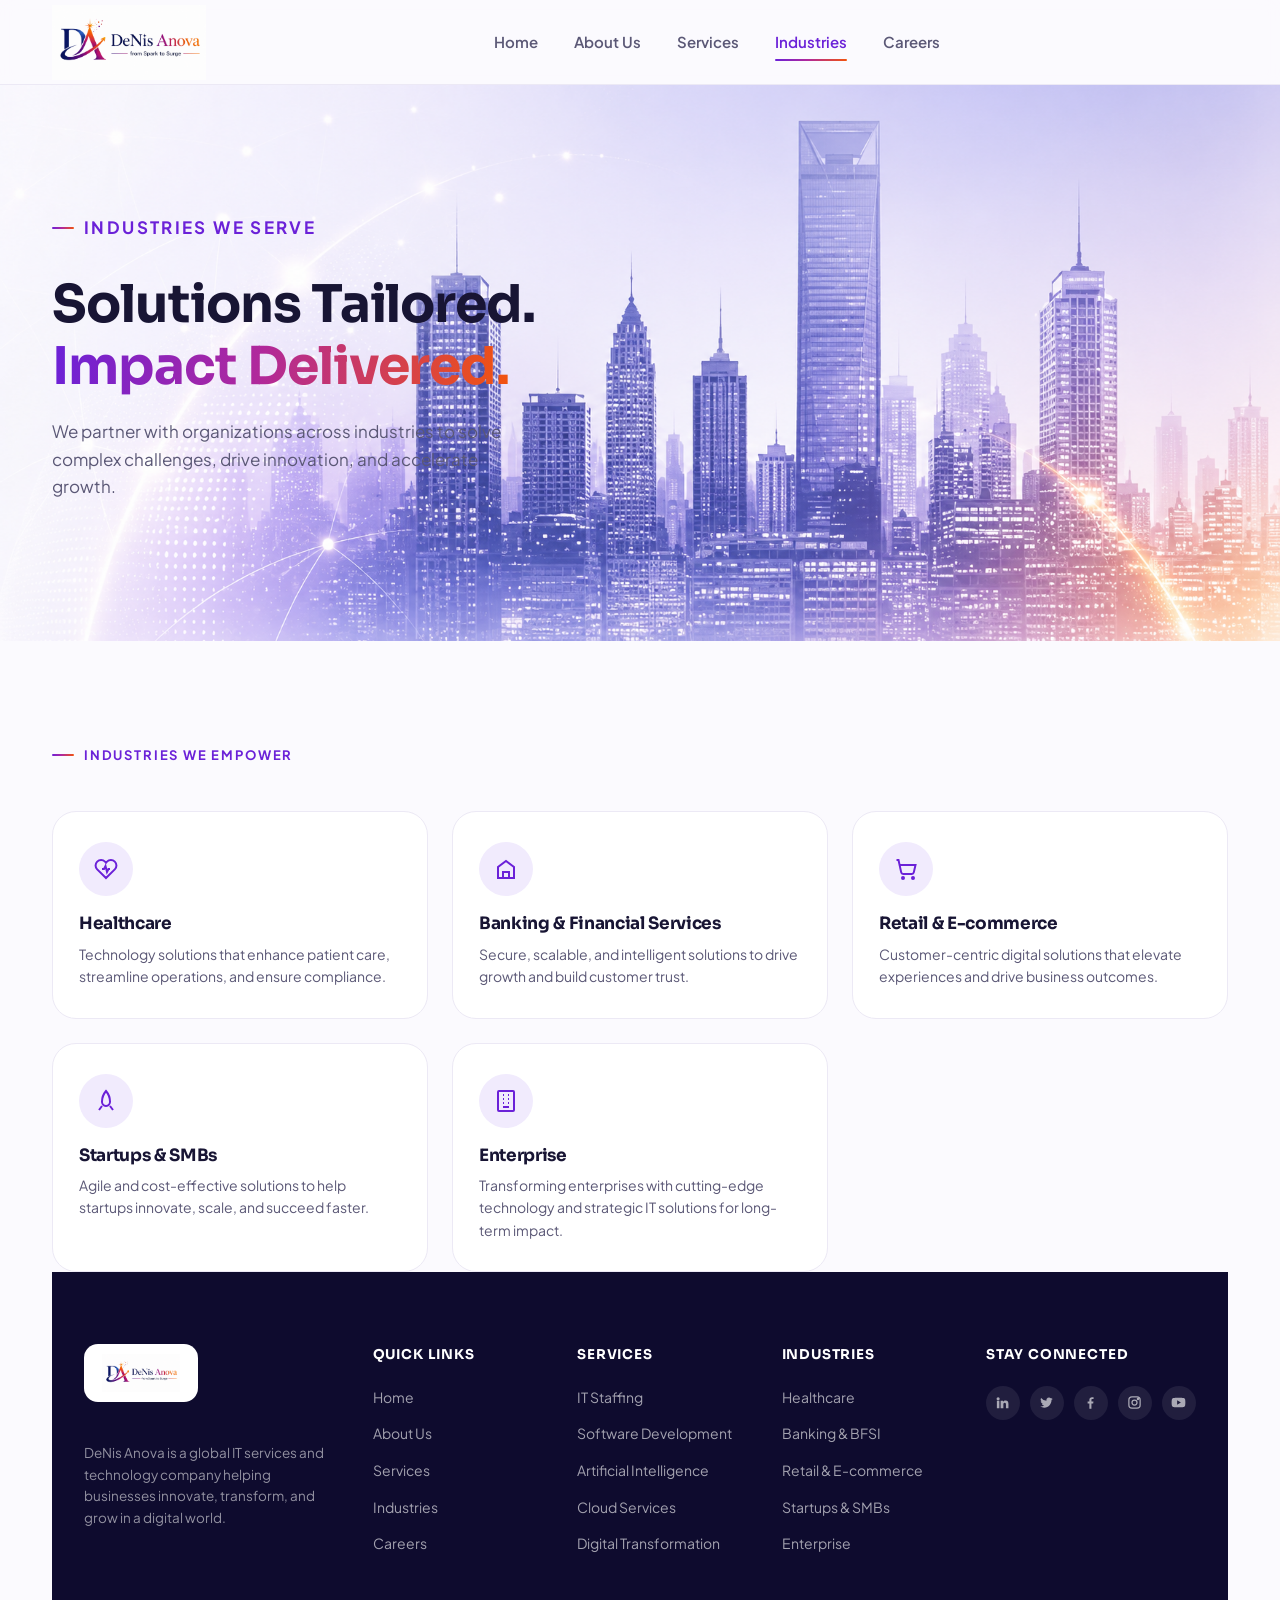
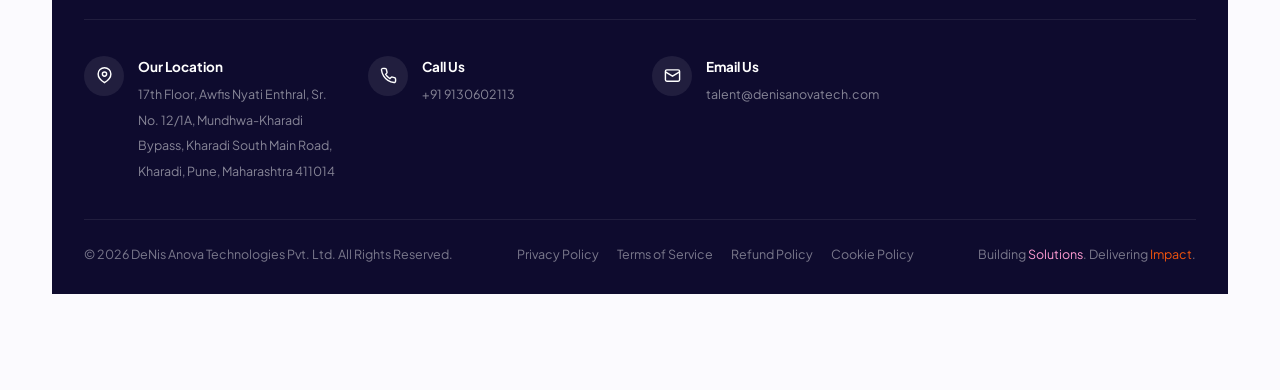
<file: industries.html>
<!DOCTYPE html>
<html lang="en">
<head>
<meta charset="UTF-8">
<meta name="viewport" content="width=device-width, initial-scale=1.0">
<title>Industries | DeNis Anova</title>
<meta name="description" content="DeNis Anova partners with organizations across healthcare, banking, retail, manufacturing, startups and enterprise to drive innovation.">
<link rel="canonical" href="https://denisanovatech.com/industries.html">
<link rel="preconnect" href="https://fonts.googleapis.com">
<link href="https://fonts.googleapis.com/css2?family=Sora:wght@600;700;800&family=Plus+Jakarta+Sans:wght@400;500;600;700&display=swap" rel="stylesheet">
<link rel="stylesheet" href="style.css">
</head>
<body>

<!-- ============================= HEADER ============================= -->
<header class="site-header">
  <div class="container">
    <a href="index.html" class="logo">
      <img src="Denislogo.png" alt="DeNis Anova logo">
    </a>

    <nav class="main-nav">
      <ul>
        <li><a href="index.html">Home</a></li>
        <li><a href="about.html">About Us</a></li>
        <li><a href="services.html">Services</a></li>
        <li><a href="industries.html" class="active">Industries</a></li>
        <li><a href="careers.html">Careers</a></li>
      </ul>
    </nav>

    <div class="header-actions">
      <button class="nav-toggle" aria-label="Toggle menu"><span></span><span></span><span></span></button>
    </div>
  </div>
</header>

<!-- ============================= INDUSTRIES HERO ============================= -->
<section class="hero industries-hero">
  <div class="container">
    <div class="hero-copy reveal">
      <p class="eyebrow">Industries We Serve</p>
      <h1>Solutions Tailored.<br><span class="text-gradient">Impact Delivered.</span></h1>
      <p>We partner with organizations across industries to solve complex challenges, drive innovation, and accelerate growth.</p>
    </div>
    <div class="about-photo-wrap reveal" aria-hidden="true"></div>
  </div>
</section>

<!-- ========================= INDUSTRIES GRID ========================= -->
<section class="section">
  <div class="container">
    <p class="eyebrow text-center" style="justify-content:center;">Industries We Empower</p>

    <div class="cards-grid reveal" style="margin-top:32px;">
      <div class="info-card">
        <div class="info-icon"><svg viewBox="0 0 24 24" fill="none" stroke="currentColor" stroke-width="2"><path d="M20.8 4.6a5.5 5.5 0 0 0-7.8 0L12 5.7l-1-1.1a5.5 5.5 0 0 0-7.8 7.8L12 21l8.8-8.6a5.5 5.5 0 0 0 0-7.8z"/><path d="M8 12h2l1.5-3L13 15l1.5-3H16"/></svg></div>
        <h3>Healthcare</h3>
        <p>Technology solutions that enhance patient care, streamline operations, and ensure compliance.</p>
        <!-- <a href="#" class="service-link" data-open-contact>Learn More <svg viewBox="0 0 24 24" fill="none" stroke="currentColor" stroke-width="2.5" stroke-linecap="round"><path d="M5 12h14M13 6l6 6-6 6"/></svg></a> -->
      </div>
      <div class="info-card">
        <div class="info-icon"><svg viewBox="0 0 24 24" fill="none" stroke="currentColor" stroke-width="2"><path d="M3 21h18M4 21V10l8-6 8 6v11M9 21v-6h6v6"/></svg></div>
        <h3>Banking & Financial Services</h3>
        <p>Secure, scalable, and intelligent solutions to drive growth and build customer trust.</p>
        <!-- <a href="#" class="service-link" data-open-contact>Learn More <svg viewBox="0 0 24 24" fill="none" stroke="currentColor" stroke-width="2.5" stroke-linecap="round"><path d="M5 12h14M13 6l6 6-6 6"/></svg></a> -->
      </div>
      <div class="info-card">
        <div class="info-icon"><svg viewBox="0 0 24 24" fill="none" stroke="currentColor" stroke-width="2"><circle cx="9" cy="21" r="1"/><circle cx="19" cy="21" r="1"/><path d="M2.5 3h2l2.7 12.4a2 2 0 0 0 2 1.6h8.6a2 2 0 0 0 2-1.6L21.5 8H6.1"/></svg></div>
        <h3>Retail & E-commerce</h3>
        <p>Customer-centric digital solutions that elevate experiences and drive business outcomes.</p>
        <!-- <a href="#" class="service-link" data-open-contact>Learn More <svg viewBox="0 0 24 24" fill="none" stroke="currentColor" stroke-width="2.5" stroke-linecap="round"><path d="M5 12h14M13 6l6 6-6 6"/></svg></a> -->
      </div>
      <div class="info-card">
        <div class="info-icon"><svg viewBox="0 0 24 24" fill="none" stroke="currentColor" stroke-width="2"><path d="M12 2c2.5 3 4 6.8 4 10.5A4 4 0 0 1 12 17a4 4 0 0 1-4-4.5C8 8.8 9.5 5 12 2z"/><path d="m8 17-3 4M16 17l3 4"/></svg></div>
        <h3>Startups & SMBs</h3>
        <p>Agile and cost-effective solutions to help startups innovate, scale, and succeed faster.</p>
        <!-- <a href="#" class="service-link" data-open-contact>Learn More <svg viewBox="0 0 24 24" fill="none" stroke="currentColor" stroke-width="2.5" stroke-linecap="round"><path d="M5 12h14M13 6l6 6-6 6"/></svg></a> -->
      </div>
      <div class="info-card">
        <div class="info-icon"><svg viewBox="0 0 24 24" fill="none" stroke="currentColor" stroke-width="2"><rect x="4" y="2" width="16" height="20" rx="1"/><path d="M9 6h1M14 6h1M9 10h1M14 10h1M9 14h1M14 14h1M9 18h6"/></svg></div>
        <h3>Enterprise</h3>
        <p>Transforming enterprises with cutting-edge technology and strategic IT solutions for long-term impact.</p>
        <!-- <a href="#" class="service-link" data-open-contact>Learn More <svg viewBox="0 0 24 24" fill="none" stroke="currentColor" stroke-width="2.5" stroke-linecap="round"><path d="M5 12h14M13 6l6 6-6 6"/></svg></a> -->
      </div>
    </div>

<!-- ============================= FOOTER ============================= -->
<footer class="site-footer">
  <div class="container">
    <div class="footer-top">
      <div class="footer-brand">
        <a href="index.html" class="logo">
          <img src="Denislogo.png" alt="DeNis Anova logo">
        </a>
        <p>DeNis Anova is a global IT services and technology company helping businesses innovate, transform, and grow in a digital world.</p>
        <!-- <div class="footer-rule"></div> -->
        <!-- <div class="badges"><span>ISO 27001</span><span>ISO 9001</span><span>CMMI LEVEL 3</span><span>MSME REGISTERED</span></div> -->
      </div>

      <div class="footer-col">
        <h5>Quick Links</h5>
        <ul>
          <li><a href="index.html">Home</a></li>
          <li><a href="about.html">About Us</a></li>
          <li><a href="services.html">Services</a></li>
          <li><a href="industries.html">Industries</a></li>
          <li><a href="careers.html">Careers</a></li>
        </ul>
      </div>

      <div class="footer-col">
        <h5>Services</h5>
        <ul>
          <li><a href="services.html">IT Staffing</a></li>
          <li><a href="services.html">Software Development</a></li>
          <li><a href="services.html">Artificial Intelligence</a></li>
          <li><a href="services.html">Cloud Services</a></li>
          <li><a href="services.html">Digital Transformation</a></li>
        </ul>
      </div>

      <div class="footer-col">
        <h5>Industries</h5>
        <ul>
          <li><a href="industries.html">Healthcare</a></li>
          <li><a href="industries.html">Banking & BFSI</a></li>
          <li><a href="industries.html">Retail & E-commerce</a></li>
          <li><a href="industries.html">Startups & SMBs</a></li>
          <li><a href="industries.html">Enterprise</a></li>
        </ul>
      </div>

      <div class="footer-col newsletter">
        <h5>Stay Connected</h5>
        <div class="social-row">
          <a href="https://www.linkedin.com/company/denis-anova-technologies/" target="_blank" rel="noopener" aria-label="LinkedIn"><svg viewBox="0 0 24 24" fill="currentColor"><path d="M4.98 3.5a2.5 2.5 0 1 1 0 5 2.5 2.5 0 0 1 0-5zM3 9h4v12H3zM9 9h3.8v1.7h.1c.5-1 1.9-2 3.8-2 4.1 0 4.8 2.7 4.8 6.2V21h-4v-5.6c0-1.3 0-3-1.9-3s-2.2 1.5-2.2 2.9V21H9z"/></svg></a>
          <a href="https://x.com/DenisAnovatechs" target="_blank" rel="noopener" aria-label="X"><svg viewBox="0 0 24 24" fill="currentColor"><path d="M22 5.9c-.7.3-1.5.6-2.3.7.8-.5 1.5-1.3 1.8-2.3-.8.5-1.7.8-2.6 1a4.1 4.1 0 0 0-7 3.7A11.6 11.6 0 0 1 3.4 4.6a4 4 0 0 0 1.3 5.5c-.6 0-1.3-.2-1.8-.5v.1c0 2 1.4 3.6 3.3 4a4 4 0 0 1-1.8.1 4.1 4.1 0 0 0 3.8 2.9A8.3 8.3 0 0 1 2 18.4a11.6 11.6 0 0 0 6.3 1.8c7.5 0 11.7-6.3 11.7-11.7v-.5c.8-.6 1.5-1.3 2-2.1z"/></svg></a>
          <a href="https://www.facebook.com/share/1DoYdJQCDT/" target="_blank" rel="noopener" aria-label="Facebook"><svg viewBox="0 0 24 24" fill="currentColor"><path d="M13.5 22v-8.4h2.8l.4-3.3h-3.2V8.1c0-1 .3-1.6 1.7-1.6h1.7V3.5c-.3 0-1.3-.1-2.5-.1-2.5 0-4.2 1.5-4.2 4.3v2.5H7.4v3.3h2.8V22z"/></svg></a>
          <a href="https://www.instagram.com/denis_anova_official" target="_blank" rel="noopener" aria-label="Instagram"><svg viewBox="0 0 24 24" fill="none" stroke="currentColor" stroke-width="2"><rect x="3" y="3" width="18" height="18" rx="5"/><circle cx="12" cy="12" r="4"/><circle cx="17.5" cy="6.5" r="1"/></svg></a>
          <a href="https://youtube.com/@denisannova?si=gwkQJjdMJiNe5UNF" target="_blank" rel="noopener" aria-label="YouTube"><svg viewBox="0 0 24 24" fill="currentColor"><path d="M23 12s0-3.6-.5-5.2c-.3-1-1-1.7-2-2C18.9 4.3 12 4.3 12 4.3s-6.9 0-8.5.5c-1 .3-1.7 1-2 2C1 8.4 1 12 1 12s0 3.6.5 5.2c.3 1 1 1.7 2 2 1.6.5 8.5.5 8.5.5s6.9 0 8.5-.5c1-.3 1.7-1 2-2 .5-1.6.5-5.2.5-5.2zM9.8 15.5V8.5l6 3.5z"/></svg></a>
        </div>
      </div>
    </div>

    <div class="footer-contact-row">
      <div class="footer-contact-item">
        <div class="ic"><svg viewBox="0 0 24 24" fill="none" stroke="currentColor" stroke-width="2"><path d="M21 10c0 7-9 12-9 12s-9-5-9-12a9 9 0 0 1 18 0z"/><circle cx="12" cy="10" r="3"/></svg></div>
        <div><strong>Our Location</strong><span>17th Floor, Awfis Nyati Enthral, Sr. No. 12/1A, Mundhwa-Kharadi Bypass, Kharadi South Main Road, Kharadi, Pune, Maharashtra 411014</span></div>
      </div>
      <div class="footer-contact-item">
        <div class="ic"><svg viewBox="0 0 24 24" fill="none" stroke="currentColor" stroke-width="2"><path d="M22 16.9v3a2 2 0 0 1-2.2 2 19.8 19.8 0 0 1-8.6-3.1 19.5 19.5 0 0 1-6-6 19.8 19.8 0 0 1-3.1-8.6A2 2 0 0 1 4.1 2h3a2 2 0 0 1 2 1.7c.1 1 .3 2 .7 3a2 2 0 0 1-.4 2.1L8 10.3a16 16 0 0 0 6 6l1.5-1.5a2 2 0 0 1 2.1-.4c1 .4 2 .6 3 .7a2 2 0 0 1 1.4 2.1z"/></svg></div>
        <div><strong>Call Us</strong><span>+91 9130602113</span></div>
      </div>
      <div class="footer-contact-item">
        <div class="ic"><svg viewBox="0 0 24 24" fill="none" stroke="currentColor" stroke-width="2"><rect x="2" y="4" width="20" height="16" rx="2"/><path d="m2 7 10 6 10-6"/></svg></div>
        <div><strong>Email Us</strong><span>talent@denisanovatech.com</span></div>
      </div>
    </div>

    <div class="footer-bottom">
      <span>© 2026 DeNis Anova Technologies Pvt. Ltd. All Rights Reserved.</span>
      <div class="legal-links">
        <a href="#">Privacy Policy</a>
        <a href="#">Terms of Service</a>
        <a href="#">Refund Policy</a>
        <a href="#">Cookie Policy</a>
      </div>
      <span class="tagline-mini">Building <span class="p">Solutions</span>. Delivering <span>Impact</span>.</span>
    </div>
  </div>
</footer>

<script src="script.js"></script>
</body>
</html>
</file>
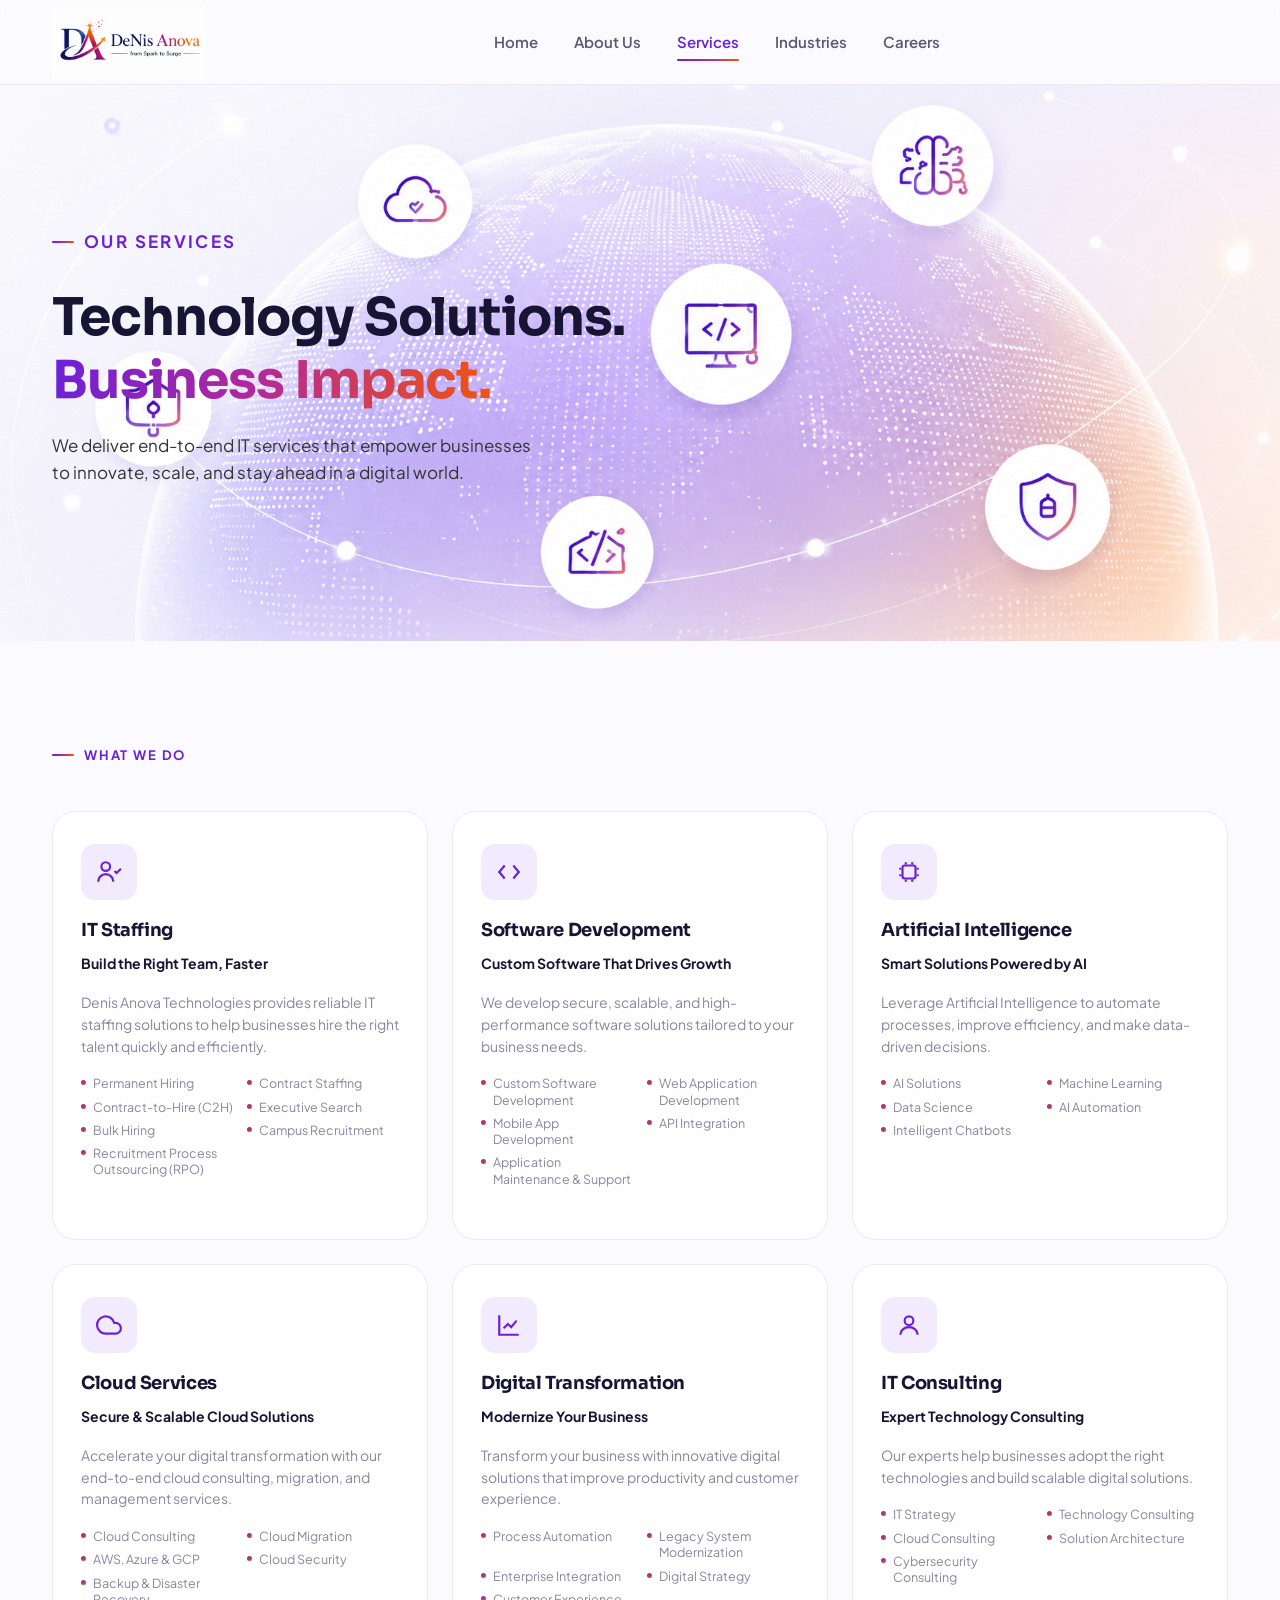
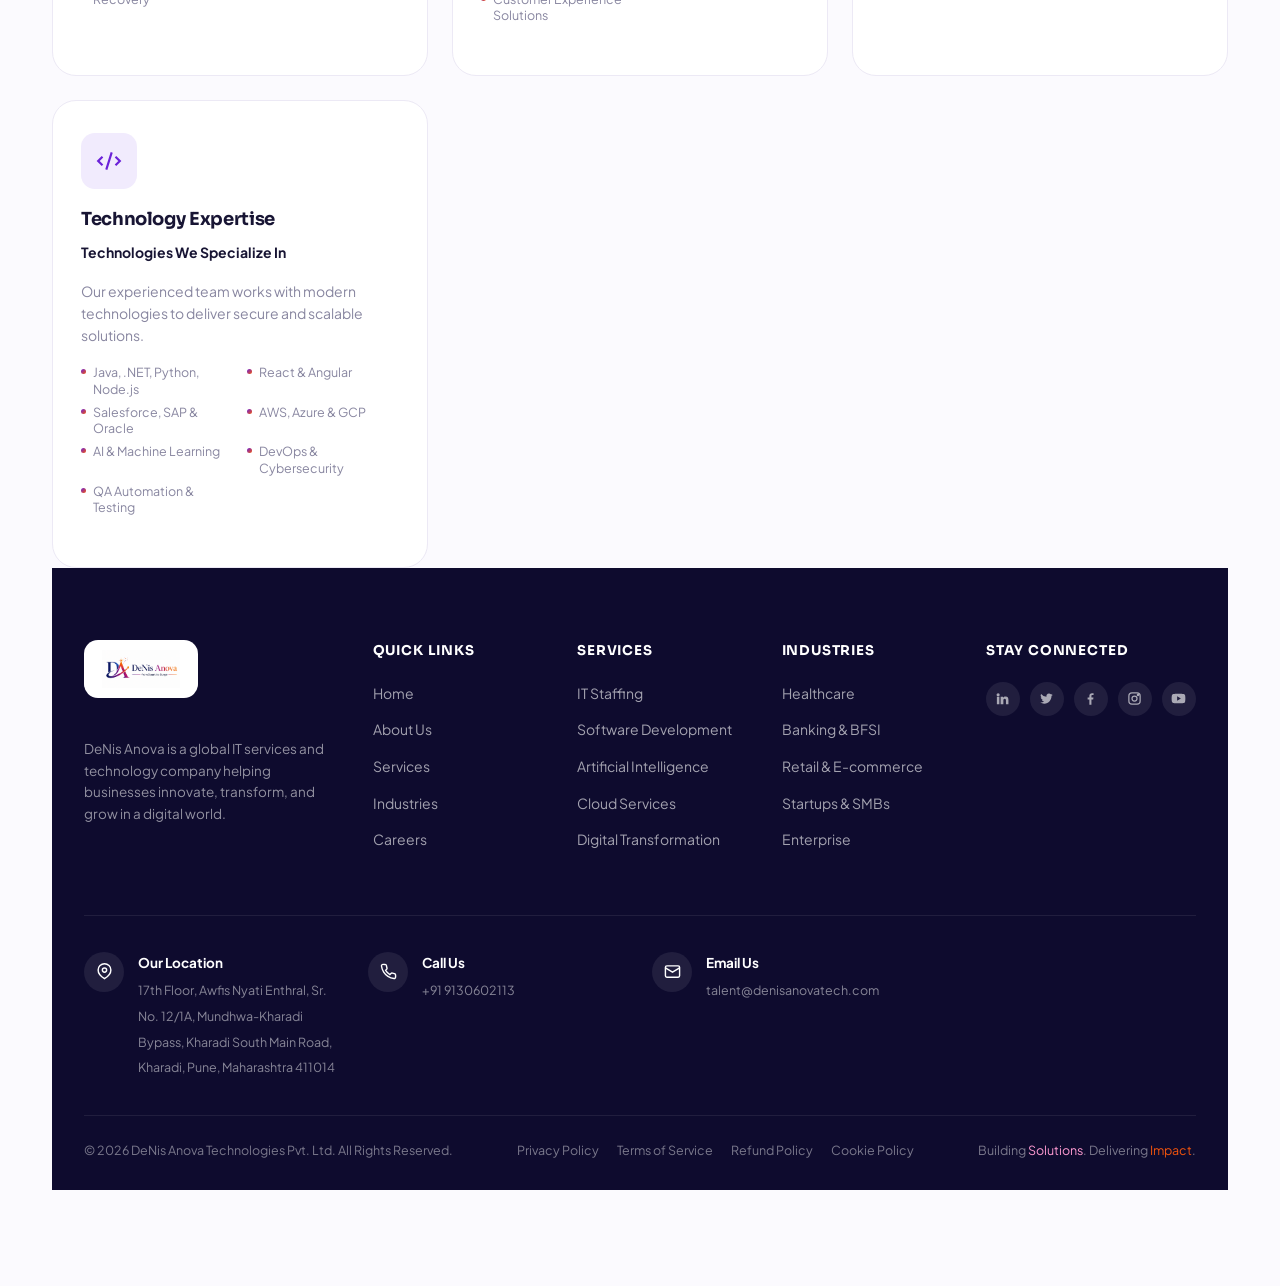
<file: services.html>
<!DOCTYPE html>
<html lang="en">
<head>
<meta charset="UTF-8">
<meta name="viewport" content="width=device-width, initial-scale=1.0">
<title>Services | DeNis Anova</title>
  <meta name="description" content="End-to-end IT services from DeNis Anova: IT staffing, software development, AI & automation, cloud, digital transformation and IT consulting.">
<link rel="canonical" href="https://denisanovatech.com/services.html">
<link rel="preconnect" href="https://fonts.googleapis.com">
<link href="https://fonts.googleapis.com/css2?family=Sora:wght@600;700;800&family=Plus+Jakarta+Sans:wght@400;500;600;700&display=swap" rel="stylesheet">
<link rel="stylesheet" href="style.css">
</head>
<body>

<!-- ============================= HEADER ============================= -->
<header class="site-header">
  <div class="container">
    <a href="index.html" class="logo">
      <img src="Denislogo.png" alt="DeNis Anova logo">
    </a>

    <nav class="main-nav">
      <ul>
        <li><a href="index.html">Home</a></li>
        <li><a href="about.html">About Us</a></li>
        <li><a href="services.html" class="active">Services</a></li>
        <li><a href="industries.html">Industries</a></li>
        <li><a href="careers.html">Careers</a></li>
      </ul>
    </nav>

    <div class="header-actions">
      <button class="nav-toggle" aria-label="Toggle menu"><span></span><span></span><span></span></button>
    </div>
  </div>
</header>

<!-- ============================= SERVICES HERO ============================= -->
<section class="hero services-hero">
  <div class="container">
    <div class="hero-copy reveal">
      <p class="eyebrow">Our Services</p>
      <h1>Technology Solutions.<br><span class="text-gradient">Business Impact.</span></h1>
      <p style="color: #333;">
    We deliver end-to-end IT services that empower businesses to innovate, scale, and stay ahead in a digital world.
</p>
    </div>
    <div class="about-photo-wrap reveal" aria-hidden="true"></div>
  </div>
</section>

<!-- ========================= WHAT WE DO ========================= -->
<section class="section">
  <div class="container">
    <p class="eyebrow text-center" style="justify-content:center;">What We Do</p>

    <div class="services-grid reveal" style="margin-top:32px;">
      <div class="service-card">
        <div class="service-icon"><svg viewBox="0 0 24 24" fill="none" stroke="currentColor" stroke-width="2"><circle cx="9" cy="7" r="4"/><path d="M2 21c0-3.9 3.1-7 7-7s7 3.1 7 7"/><path d="m17 11 2 2 4-4"/></svg></div>
        <h3>IT Staffing</h3>
        <p class="service-tagline">Build the Right Team, Faster</p>
        <p class="service-desc">Denis Anova Technologies provides reliable IT staffing solutions to help businesses hire the right talent quickly and efficiently.</p>
        <ul class="service-list">
          <li>Permanent Hiring</li>
          <li>Contract Staffing</li>
          <li>Contract-to-Hire (C2H)</li>
          <li>Executive Search</li>
          <li>Bulk Hiring</li>
          <li>Campus Recruitment</li>
          <li>Recruitment Process Outsourcing (RPO)</li>
        </ul>
      </div>

      <div class="service-card">
        <div class="service-icon"><svg viewBox="0 0 24 24" fill="none" stroke="currentColor" stroke-width="2"><path d="m8 6-5 6 5 6M16 6l5 6-5 6"/></svg></div>
        <h3>Software Development</h3>
        <p class="service-tagline">Custom Software That Drives Growth</p>
        <p class="service-desc">We develop secure, scalable, and high-performance software solutions tailored to your business needs.</p>
        <ul class="service-list">
          <li>Custom Software Development</li>
          <li>Web Application Development</li>
          <li>Mobile App Development</li>
          <li>API Integration</li>
          <li>Application Maintenance & Support</li>
        </ul>
      </div>

      <div class="service-card">
        <div class="service-icon"><svg viewBox="0 0 24 24" fill="none" stroke="currentColor" stroke-width="2"><rect x="6" y="6" width="12" height="12" rx="2"/><path d="M9 3v2M15 3v2M9 19v2M15 19v2M3 9h2M3 15h2M19 9h2M19 15h2"/></svg></div>
        <h3>Artificial Intelligence</h3>
        <p class="service-tagline">Smart Solutions Powered by AI</p>
        <p class="service-desc">Leverage Artificial Intelligence to automate processes, improve efficiency, and make data-driven decisions.</p>
        <ul class="service-list">
          <li>AI Solutions</li>
          <li>Machine Learning</li>
          <li>Data Science</li>
          <li>AI Automation</li>
          <li>Intelligent Chatbots</li>
        </ul>
      </div>

      <div class="service-card">
        <div class="service-icon"><svg viewBox="0 0 24 24" fill="none" stroke="currentColor" stroke-width="2"><path d="M18 10h-1.26A8 8 0 1 0 9 20h9a5 5 0 0 0 0-10z"/></svg></div>
        <h3>Cloud Services</h3>
        <p class="service-tagline">Secure & Scalable Cloud Solutions</p>
        <p class="service-desc">Accelerate your digital transformation with our end-to-end cloud consulting, migration, and management services.</p>
        <ul class="service-list">
          <li>Cloud Consulting</li>
          <li>Cloud Migration</li>
          <li>AWS, Azure & GCP</li>
          <li>Cloud Security</li>
          <li>Backup & Disaster Recovery</li>
        </ul>
      </div>

      <div class="service-card">
        <div class="service-icon"><svg viewBox="0 0 24 24" fill="none" stroke="currentColor" stroke-width="2"><path d="M3 3v18h18"/><path d="m7 15 4-4 3 3 5-6"/></svg></div>
        <h3>Digital Transformation</h3>
        <p class="service-tagline">Modernize Your Business</p>
        <p class="service-desc">Transform your business with innovative digital solutions that improve productivity and customer experience.</p>
        <ul class="service-list">
          <li>Process Automation</li>
          <li>Legacy System Modernization</li>
          <li>Enterprise Integration</li>
          <li>Digital Strategy</li>
          <li>Customer Experience Solutions</li>
        </ul>
      </div>

      <div class="service-card">
        <div class="service-icon"><svg viewBox="0 0 24 24" fill="none" stroke="currentColor" stroke-width="2"><circle cx="12" cy="8" r="4"/><path d="M4 21c0-4 3.5-7 8-7s8 3 8 7"/></svg></div>
        <h3>IT Consulting</h3>
        <p class="service-tagline">Expert Technology Consulting</p>
        <p class="service-desc">Our experts help businesses adopt the right technologies and build scalable digital solutions.</p>
        <ul class="service-list">
          <li>IT Strategy</li>
          <li>Technology Consulting</li>
          <li>Cloud Consulting</li>
          <li>Solution Architecture</li>
          <li>Cybersecurity Consulting</li>
        </ul>
      </div>
     
      <div class="service-card">
        <div class="service-icon"><svg viewBox="0 0 24 24" fill="none" stroke="currentColor" stroke-width="2"><path d="m18 16 4-4-4-4M6 8l-4 4 4 4M14.5 4l-5 16"/></svg></div>
        <h3>Technology Expertise</h3>
        <p class="service-tagline">Technologies We Specialize In</p>
        <p class="service-desc">Our experienced team works with modern technologies to deliver secure and scalable solutions.</p>
        <ul class="service-list">
          <li>Java, .NET, Python, Node.js</li>
          <li>React & Angular</li>
          <li>Salesforce, SAP & Oracle</li>
          <li>AWS, Azure & GCP</li>
          <li>AI & Machine Learning</li>
          <li>DevOps & Cybersecurity</li>
          <li>QA Automation & Testing</li>
        </ul>
      </div>
    </div>


<!-- ============================= FOOTER ============================= -->
<footer class="site-footer">
  <div class="container">
    <div class="footer-top">

      <div class="footer-brand">
        <a href="index.html" class="logo">
          <img src="Denislogo.png" alt="DeNis Anova logo">
        </a>
        <p>DeNis Anova is a global IT services and technology company helping businesses innovate, transform, and grow in a digital world.</p>
        <!-- <div class="footer-rule"></div> -->
        <!-- <div class="badges"><span>ISO 27001</span><span>ISO 9001</span><span>CMMI LEVEL 3</span><span>MSME REGISTERED</span></div> -->
      </div>

      <div class="footer-col">
        <h5>Quick Links</h5>
        <ul>
          <li><a href="index.html">Home</a></li>
          <li><a href="about.html">About Us</a></li>
          <li><a href="services.html">Services</a></li>
          <li><a href="industries.html">Industries</a></li>
          <li><a href="careers.html">Careers</a></li>
        </ul>
      </div>

      <div class="footer-col">
        <h5>Services</h5>
        <ul>
          <li><a href="services.html">IT Staffing</a></li>
          <li><a href="services.html">Software Development</a></li>
          <li><a href="services.html">Artificial Intelligence</a></li>
          <li><a href="services.html">Cloud Services</a></li>
          <li><a href="services.html">Digital Transformation</a></li>
        </ul>
      </div>

      <div class="footer-col">
        <h5>Industries</h5>
        <ul>
          <li><a href="industries.html">Healthcare</a></li>
          <li><a href="industries.html">Banking & BFSI</a></li>
          <li><a href="industries.html">Retail & E-commerce</a></li>
          <li><a href="industries.html">Startups & SMBs</a></li>
          <li><a href="industries.html">Enterprise</a></li>
        </ul>
      </div>

      <div class="footer-col newsletter">
        <h5>Stay Connected</h5>

        <div class="social-row">
          <a href="https://www.linkedin.com/company/denis-anova-technologies/" target="_blank" rel="noopener" aria-label="LinkedIn"><svg viewBox="0 0 24 24" fill="currentColor"><path d="M4.98 3.5a2.5 2.5 0 1 1 0 5 2.5 2.5 0 0 1 0-5zM3 9h4v12H3zM9 9h3.8v1.7h.1c.5-1 1.9-2 3.8-2 4.1 0 4.8 2.7 4.8 6.2V21h-4v-5.6c0-1.3 0-3-1.9-3s-2.2 1.5-2.2 2.9V21H9z"/></svg></a>

          <a href="https://x.com/DenisAnovatechs" target="_blank" rel="noopener" aria-label="X"><svg viewBox="0 0 24 24" fill="currentColor"><path d="M22 5.9c-.7.3-1.5.6-2.3.7.8-.5 1.5-1.3 1.8-2.3-.8.5-1.7.8-2.6 1a4.1 4.1 0 0 0-7 3.7A11.6 11.6 0 0 1 3.4 4.6a4 4 0 0 0 1.3 5.5c-.6 0-1.3-.2-1.8-.5v.1c0 2 1.4 3.6 3.3 4a4.1 4.1 0 0 1-1.8.1 4.1 4.1 0 0 0 3.8 2.9A8.3 8.3 0 0 1 2 18.4a11.6 11.6 0 0 0 6.3 1.8c7.5 0 11.7-6.3 11.7-11.7v-.5c.8-.6 1.5-1.3 2-2.1z"/></svg></a>

          <a href="https://www.facebook.com/share/1DoYdJQCDT/" target="_blank" rel="noopener" aria-label="Facebook"><svg viewBox="0 0 24 24" fill="currentColor"><path d="M13.5 22v-8.4h2.8l.4-3.3h-3.2V8.1c0-1 .3-1.6 1.7-1.6h1.7V3.5c-.3 0-1.3-.1-2.5-.1-2.5 0-4.2 1.5-4.2 4.3v2.5H7.4v3.3h2.8V22z"/></svg></a>

          <a href="https://www.instagram.com/denis_anova_official" target="_blank" rel="noopener" aria-label="Instagram"><svg viewBox="0 0 24 24" fill="none" stroke="currentColor" stroke-width="2"><rect x="3" y="3" width="18" height="18" rx="5"/><circle cx="12" cy="12" r="4"/><circle cx="17.5" cy="6.5" r="1"/></svg></a>

          <a href="https://youtube.com/@denisannova?si=gwkQJjdMJiNe5UNF" target="_blank" rel="noopener" aria-label="YouTube"><svg viewBox="0 0 24 24" fill="currentColor"><path d="M23 12s0-3.6-.5-5.2c-.3-1-1-1.7-2-2C18.9 4.3 12 4.3 12 4.3s-6.9 0-8.5.5c-1 .3-1.7 1-2 2C1 8.4 1 12 1 12s0 3.6.5 5.2c.3 1 1 1.7 2 2 1.6.5 8.5.5 8.5.5s6.9 0 8.5-.5c1.6-.5 1.7-1 2-2 .5-1.6.5-5.2.5-5.2zM9.8 15.5V8.5l6 3.5z"/></svg></a>
        </div>
      </div>

    </div>

    <div class="footer-contact-row">

      <div class="footer-contact-item">
        <div class="ic"><svg viewBox="0 0 24 24" fill="none" stroke="currentColor" stroke-width="2"><path d="M21 10c0 7-9 12-9 12s-9-5-9-12a9 9 0 0 1 18 0z"/><circle cx="12" cy="10" r="3"/></svg></div>
        <div><strong>Our Location</strong><span>17th Floor, Awfis Nyati Enthral, Sr. No. 12/1A, Mundhwa-Kharadi Bypass, Kharadi South Main Road, Kharadi, Pune, Maharashtra 411014</span></div>
      </div>

      <div class="footer-contact-item">
        <div class="ic"><svg viewBox="0 0 24 24" fill="none" stroke="currentColor" stroke-width="2"><path d="M22 16.9v3a2 2 0 0 1-2.2 2 19.8 19.8 0 0 1-8.6-3.1 19.5 19.5 0 0 1-6-6 19.8 19.8 0 0 1-3.1-8.6A2 2 0 0 1 4.1 2h3a2 2 0 0 1 2 1.7c.1 1 .3 2 .7 3a2 2 0 0 1-.4 2.1L8 10.3a16 16 0 0 0 6 6l1.5-1.5a2 2 0 0 1 2.1-.4c1 .4 2 .6 3 .7a2 2 0 0 1 1.4 2.1z"/></svg></div>
        <div><strong>Call Us</strong><span>+91 9130602113</span></div>
      </div>

      <div class="footer-contact-item">
        <div class="ic"><svg viewBox="0 0 24 24" fill="none" stroke="currentColor" stroke-width="2"><rect x="2" y="4" width="20" height="16" rx="2"/><path d="m2 7 10 6 10-6"/></svg></div>
        <div><strong>Email Us</strong><span>talent@denisanovatech.com</span></div>
      </div>

    </div>

    <div class="footer-bottom">
      <span>© 2026 DeNis Anova Technologies Pvt. Ltd. All Rights Reserved.</span>

      <div class="legal-links">
        <a href="#">Privacy Policy</a>
        <a href="#">Terms of Service</a>
        <a href="#">Refund Policy</a>
        <a href="#">Cookie Policy</a>
      </div>

      <span class="tagline-mini">Building <span class="p">Solutions</span>. Delivering <span>Impact</span>.</span>
    </div>

  </div>
</footer>

<script src="script.js"></script>
</body>
</html>
</file>
<file: style.css>
/* ==========================================================================
   DeNis Anova — Shared Stylesheet
   ========================================================================== */

:root {
  /* Brand palette (derived from provided design) */
  --purple: #6B21D8;
  --purple-dark: #4C1D95;
  --orange: #F2540D;
  --gradient: linear-gradient(97deg, #6B21D8 0%, #B0289C 45%, #F2540D 100%);
  --gradient-soft: linear-gradient(135deg, rgba(107,33,216,0.08) 0%, rgba(242,84,13,0.08) 100%);
  --navy: #0E0B2E;
  --navy-soft: #16123C;
  --text-dark: #181534;
  --text-body: #5B5876;
  --text-muted: #8886A0;
  --bg-light: #FBFAFE;
  --bg-card: #FFFFFF;
  --border-soft: #ECE9F5;
  --icon-bg: #F1EBFD;

  --radius-sm: 10px;
  --radius-md: 16px;
  --radius-lg: 24px;
  --radius-pill: 999px;

  --shadow-card: 0 4px 24px rgba(20, 10, 60, 0.06);
  --shadow-card-hover: 0 14px 36px rgba(20, 10, 60, 0.12);

  --container: 1240px;
}

* { box-sizing: border-box; margin: 0; padding: 0; }

html { scroll-behavior: smooth; }

body {
  font-family: 'Plus Jakarta Sans', 'Segoe UI', system-ui, -apple-system, sans-serif;
  color: var(--text-body);
  background: var(--bg-light);
  line-height: 1.6;
  -webkit-font-smoothing: antialiased;
}

img { max-width: 100%; display: block; }
a { text-decoration: none; color: inherit; }
ul { list-style: none; }
button { font-family: inherit; cursor: pointer; }

.container {
  max-width: var(--container);
  margin: 0 auto;
  padding: 0 32px;
}

h1, h2, h3, h4 {
  font-family: 'Sora', 'Segoe UI', sans-serif;
  color: var(--text-dark);
  font-weight: 700;
  line-height: 1.2;
  letter-spacing: -0.02em;
}

.eyebrow {
  display: inline-flex;
  align-items: center;
  gap: 10px;
  font-size: 13px;
  font-weight: 700;
  letter-spacing: 0.14em;
  text-transform: uppercase;
  color: var(--purple);
  margin-bottom: 14px;
}
.eyebrow::before {
  content: "";
  width: 22px;
  height: 2px;
  background: var(--gradient);
  border-radius: 2px;
}

.text-gradient {
  background: var(--gradient);
  -webkit-background-clip: text;
  background-clip: text;
  color: transparent;
}

/* Buttons -------------------------------------------------------------- */
.btn {
  display: inline-flex;
  align-items: center;
  gap: 10px;
  padding: 14px 26px;
  border-radius: var(--radius-pill);
  font-weight: 600;
  font-size: 15px;
  border: 1px solid transparent;
  transition: transform 0.25s ease, box-shadow 0.25s ease, background 0.25s ease, color 0.25s ease;
  white-space: nowrap;
}
.btn svg { transition: transform 0.25s ease; width: 16px; height: 16px; }
.btn:hover svg { transform: translateX(3px); }

.btn-primary {
  background: var(--gradient);
  background-size: 160% 160%;
  background-position: 0% 50%;
  color: #fff;
  box-shadow: 0 10px 24px rgba(107, 33, 216, 0.25);
}
.btn-primary:hover {
  background-position: 100% 50%;
  box-shadow: 0 14px 30px rgba(242, 84, 13, 0.3);
  transform: translateY(-2px);
}

.btn-outline {
  background: transparent;
  color: var(--purple);
  border-color: #DDD3F7;
}
.btn-outline:hover {
  border-color: var(--purple);
  background: var(--icon-bg);
  transform: translateY(-2px);
}

.btn-white {
  background: #fff;
  color: var(--purple);
}
.btn-white:hover { transform: translateY(-2px); box-shadow: 0 10px 24px rgba(0,0,0,0.12); }

.btn-block { width: 100%; justify-content: center; }

/* Header ----------------------------------------------------------------*/
.site-header {
  position: sticky;
  top: 0;
  z-index: 500;
  background: rgba(251, 250, 254, 0.85);
  backdrop-filter: blur(10px);
  border-bottom: 1px solid var(--border-soft);
}
.site-header .container {
  display: flex;
  align-items: center;
  justify-content: space-between;
  height: 84px;
}
.logo {
  display: flex;
  align-items: center;
  gap: 10px;
}
.logo img { height: 75px; width: auto; display: block; }
.footer-brand .logo {
  background: #fff;
  padding: 10px 18px;
  border-radius: 14px;
  display: inline-flex;
  margin-bottom: 22px;
}
.footer-brand .logo img { height: 38px; }
.logo-mark {
  width: 42px;
  height: 42px;
  border-radius: 12px;
  background: var(--gradient);
  display: flex;
  align-items: center;
  justify-content: center;
  color: #fff;
  font-family: 'Sora', sans-serif;
  font-weight: 800;
  font-size: 18px;
  flex-shrink: 0;
}
.logo-text { display: flex; flex-direction: column; line-height: 1.1; }
.logo-text .name { font-family: 'Sora', sans-serif; font-weight: 700; font-size: 19px; color: var(--text-dark); }
.logo-text .name span { color: var(--orange); }
.logo-text .tagline { font-size: 10.5px; letter-spacing: 0.08em; color: var(--text-muted); text-transform: uppercase; margin-top: 2px; }

.main-nav ul { display: flex; gap: 36px; align-items: center; }
.main-nav a {
  font-weight: 600;
  font-size: 15px;
  color: var(--text-body);
  position: relative;
  padding: 6px 0;
  transition: color 0.2s ease;
}
.main-nav a::after {
  content: "";
  position: absolute;
  left: 0; bottom: -4px;
  width: 0; height: 2px;
  background: var(--gradient);
  border-radius: 2px;
  transition: width 0.25s ease;
}
.main-nav a:hover { color: var(--purple); }
.main-nav a:hover::after { width: 100%; }
.main-nav a.active { color: var(--purple); }
.main-nav a.active::after { width: 100%; }

.header-actions { display: flex; align-items: center; gap: 18px; }

.nav-toggle {
  display: none;
  flex-direction: column;
  gap: 5px;
  background: none;
  border: none;
  padding: 6px;
}
.nav-toggle span { width: 24px; height: 2px; background: var(--text-dark); border-radius: 2px; transition: all 0.25s ease; }

/* Hero ------------------------------------------------------------------*/
.hero {
  position: relative;
  overflow: hidden;
  padding: 76px 0 60px;
  background: var(--gradient-soft);
}
.hero .container {
  display: grid;
  grid-template-columns: 1fr 1fr;
  gap: 48px;
  align-items: center;
}
.hero-copy h1 {
  font-size: clamp(34px, 4.2vw, 52px);
  margin-bottom: 20px;
}
.hero-copy p {
  font-size: 17px;
  max-width: 480px;
  margin-bottom: 32px;
}
.hero-actions { display: flex; gap: 16px; flex-wrap: wrap; }

.hero-visual {
  position: relative;
  display: flex;
  justify-content: center;
}
.hero-ring {
  position: absolute;
  inset: 0;
  margin: auto;
  width: 430px;
  height: 430px;
  border-radius: 50%;
  background: conic-gradient(from 200deg, var(--purple), var(--orange), transparent 70%);
  opacity: 0.85;
  filter: blur(0.5px);
  z-index: 0;
}
.hero-photo {
  position: relative;
  z-index: 1;
  width: 380px;
  border-radius: 20px;
}
.hero-card {
  position: absolute;
  z-index: 2;
  bottom: 18px;
  right: -10px;
  background: #fff;
  border-radius: var(--radius-md);
  padding: 16px 22px;
  box-shadow: var(--shadow-card-hover);
  min-width: 210px;
}
.hero-card .name { font-family: 'Sora', sans-serif; font-weight: 700; color: var(--text-dark); font-size: 16px; }
.hero-card .role { font-size: 12.5px; color: var(--text-muted); margin-bottom: 10px; }
.hero-card .brand { display: flex; align-items: center; gap: 6px; font-size: 11px; font-weight: 700; color: var(--text-dark); }
.hero-card .brand span.small-mark {
  width: 18px; height: 18px; border-radius: 5px; background: var(--gradient); display:inline-block;
}

/* Value strip -------------------------------------------------------------*/
.value-strip {
  margin-top: -34px;
  position: relative;
  z-index: 3;
}
.value-strip .container { background: #fff; border-radius: var(--radius-lg); box-shadow: var(--shadow-card); padding: 36px 40px; }
.value-grid { display: grid; grid-template-columns: repeat(4, 1fr); gap: 30px; }
.value-item { display: flex; gap: 16px; align-items: flex-start; }
.value-icon {
  width: 52px; height: 52px; border-radius: 14px;
  background: var(--icon-bg);
  display: flex; align-items: center; justify-content: center;
  flex-shrink: 0;
  color: var(--purple);
}
.value-icon svg { width: 24px; height: 24px; }
.value-item h4 { font-size: 15.5px; margin-bottom: 6px; }
.value-item p { font-size: 13.5px; color: var(--text-muted); }

/* Section basics ------------------------------------------------------- */
.section { padding: 96px 0; }
.section-head { max-width: 620px; margin-bottom: 52px; }
.section-head h2 { font-size: clamp(28px, 3.4vw, 38px); }
.section-head p { margin-top: 14px; font-size: 16px; }
.section-head.center { margin-left: auto; margin-right: auto; text-align: center; }
.section-head.center .eyebrow::before { margin: 0 auto; }
.section-head.center .eyebrow { justify-content: center; }

.section-alt { background: #fff; }

/* Services grid ---------------------------------------------------------*/
.services-grid {
  display: grid;
  grid-template-columns: repeat(3, 1fr);
  gap: 24px;
}
.service-card {
  background: var(--bg-card);
  border: 1px solid var(--border-soft);
  border-radius: var(--radius-lg);
  padding: 32px 28px;
  transition: transform 0.3s ease, box-shadow 0.3s ease, border-color 0.3s ease;
}
.service-card:hover {
  transform: translateY(-6px);
  box-shadow: var(--shadow-card-hover);
  border-color: transparent;
}
.service-icon {
  width: 56px; height: 56px;
  border-radius: 14px;
  background: var(--icon-bg);
  display: flex; align-items: center; justify-content: center;
  margin-bottom: 20px;
  color: var(--purple);
}
.service-icon svg { width: 26px; height: 26px; }
.service-card h3 { font-size: 18px; margin-bottom: 10px; }
.service-card p { font-size: 14px; margin-bottom: 18px; }
.service-tagline { font-weight: 700; color: var(--text-dark); font-size: 14.5px; margin-bottom: 6px; }
.service-desc { font-size: 13.5px; color: var(--text-muted); margin-bottom: 16px; line-height: 1.55; }
.service-list {
  list-style: none;
  margin: 0 0 20px;
  padding: 0;
  display: grid;
  grid-template-columns: 1fr 1fr;
  gap: 7px 14px;
}
.service-list li {
  font-size: 12.5px;
  color: var(--text-muted);
  display: flex;
  align-items: flex-start;
  gap: 7px;
  line-height: 1.3;
}
.service-list li::before {
  content: '';
  width: 5px; height: 5px;
  border-radius: 50%;
  background: linear-gradient(135deg, var(--purple), var(--orange));
  margin-top: 5px;
  flex-shrink: 0;
}
.service-link {
  display: inline-flex; align-items: center; gap: 6px;
  font-weight: 700; font-size: 13.5px; color: var(--purple);
}
.service-link svg { width: 14px; height: 14px; transition: transform 0.2s ease; }
.service-card:hover .service-link svg { transform: translateX(4px); }

/* CTA banner ------------------------------------------------------------*/
.cta-banner {
  background: var(--gradient-soft);
  border-radius: var(--radius-lg);
  padding: 28px 36px;
  display: flex;
  align-items: center;
  justify-content: space-between;
  gap: 24px;
  flex-wrap: wrap;
}
.cta-banner-left { display: flex; align-items: center; gap: 18px; }
.cta-banner-icon {
  width: 54px; height: 54px; border-radius: 50%;
  background: var(--gradient);
  display: flex; align-items: center; justify-content: center;
  color: #fff; flex-shrink: 0;
}
.cta-banner-icon svg { width: 24px; height: 24px; }
.cta-banner h4 { font-size: 17px; margin-bottom: 4px; }
.cta-banner p { font-size: 14px; }

/* Cards grid generic (industries, why-join) ------------------------------*/
.cards-grid {
  display: grid;
  grid-template-columns: repeat(3, 1fr);
  gap: 24px;
}
.info-card {
  background: #fff;
  border: 1px solid var(--border-soft);
  border-radius: var(--radius-lg);
  padding: 30px 26px;
  transition: transform 0.3s ease, box-shadow 0.3s ease;
}
.info-card:hover { transform: translateY(-6px); box-shadow: var(--shadow-card-hover); }
.info-icon {
  width: 54px; height: 54px; border-radius: 50%;
  background: var(--icon-bg);
  display: flex; align-items: center; justify-content: center;
  color: var(--purple);
  margin-bottom: 18px;
}
.info-icon svg { width: 24px; height: 24px; }
.info-card h3 { font-size: 17px; margin-bottom: 8px; }
.info-card p { font-size: 14px; }

/* Values row (4-up, no border card, used on About) -----------------------*/
.pillars-row {
  background: #fff;
  border-radius: var(--radius-lg);
  box-shadow: var(--shadow-card);
  padding: 36px 40px;
  display: grid;
  grid-template-columns: repeat(4, 1fr);
  gap: 30px;
  margin-top: 56px;
}

/* About / Services / Industries / Careers hero banners ---------------------*/
.about-hero .container,
.services-hero .container,
.industries-hero .container,
.careers-hero .container {
  display: grid;
  grid-template-columns: 1fr 0.9fr;
  gap: 56px;
  align-items: center;
}
.about-hero,
.services-hero,
.industries-hero,
.careers-hero {
  overflow: visible;
  background-size: cover;
  background-position: center right;
  background-repeat: no-repeat;
}
.about-hero { background-image: url('denis_anova_icon.png'); }
.services-hero { background-image: url('service_banner.png'); }
.industries-hero { background-image: url('industries_banner.png'); }
.careers-hero { background-image: url('1785433344548_image.png'); }
.about-photo-wrap {
  position: relative;
  width: 100%;
  min-height: 420px;
}

.direction-cols { display: grid; grid-template-columns: repeat(2, 1fr); gap: 34px; }
.direction-item .info-icon { margin-bottom: 16px; }
.direction-item h3 { font-size: 19px; margin-bottom: 10px; }
.direction-item p { font-size: 14.5px; }

.about-grid { display: grid; grid-template-columns: 1fr 1fr; gap: 40px; align-items: start; }

.ceo-card {
  background: var(--gradient-soft);
  border-radius: var(--radius-lg);
  padding: 36px;
  display: grid;
  grid-template-columns: auto 1fr;
  gap: 26px;
  align-items: start;
}
.ceo-card img { width: 110px; height: 110px; border-radius: 16px; object-fit: cover; }
.ceo-card .quote-mark { font-size: 40px; color: var(--orange); font-family: Georgia, serif; line-height: 0.6; }
.ceo-card h3 { font-size: 20px; margin: 6px 0 12px; }
.ceo-card p { font-size: 14px; margin-bottom: 12px; }
.ceo-card .sig-img { height: 52px; width: auto; display: block; margin-top: 18px; }
.ceo-card .sig { font-family: 'Sora', sans-serif; font-style: italic; color: var(--purple); font-size: 20px; margin-top: 6px; }
.ceo-card .sig-name { font-weight: 700; color: var(--text-dark); font-size: 14.5px; margin-top: 2px; }

/* Careers ----------------------------------------------------------------*/
.openings-head { display: flex; justify-content: space-between; align-items: flex-end; margin-bottom: 30px; flex-wrap: wrap; gap: 20px; }
.openings-track { display: grid; grid-template-columns: repeat(3, 1fr); gap: 22px; }
.job-card { background: #fff; border: 1px solid var(--border-soft); border-radius: var(--radius-lg); padding: 26px; transition: box-shadow .3s ease, transform .3s ease; }
.job-card:hover { box-shadow: var(--shadow-card-hover); transform: translateY(-4px); }
.job-top { display: flex; justify-content: space-between; align-items: flex-start; margin-bottom: 12px; gap: 10px; }
.job-top h3 { font-size: 16.5px; }
.badge { background: var(--icon-bg); color: var(--purple); font-size: 11.5px; font-weight: 700; padding: 5px 12px; border-radius: var(--radius-pill); white-space: nowrap; }
.job-meta { display: flex; gap: 14px; font-size: 12.5px; color: var(--text-muted); margin-bottom: 14px; flex-wrap: wrap; }
.job-meta span { display: inline-flex; align-items: center; gap: 5px; }
.job-meta svg { width: 14px; height: 14px; }
.job-card p.job-desc { font-size: 13.5px; margin-bottom: 16px; }

.resume-banner {
  margin-top: 56px;
  background: linear-gradient(97deg, var(--navy) 0%, var(--purple-dark) 55%, var(--orange) 130%);
  border-radius: var(--radius-lg);
  padding: 30px 36px;
  display: flex; align-items: center; justify-content: space-between; gap: 24px; flex-wrap: wrap;
  color: #fff;
}
.resume-banner-left { display: flex; align-items: center; gap: 18px; }
.resume-banner h4 { color: #fff; font-size: 17px; margin-bottom: 4px; }
.resume-banner p { color: rgba(255,255,255,0.75); font-size: 14px; }
.resume-banner-icon {
  width: 54px; height: 54px; border-radius: 50%; background: rgba(255,255,255,0.14);
  display: flex; align-items: center; justify-content: center; color: #fff; flex-shrink: 0;
}
.resume-banner-icon svg { width: 24px; height: 24px; }

/* Industries hero visual ---------------------------------------------------*/
.industries-hero .container, .services-hero .container {
  display: grid; grid-template-columns: 1fr 0.9fr; gap: 48px; align-items: center;
}
.orb-visual { position: relative; aspect-ratio: 1/1; max-width: 420px; margin: 0 auto; }
.orb-globe {
  position: absolute; inset: 10%; border-radius: 50%;
  background: radial-gradient(circle at 30% 30%, rgba(107,33,216,0.35), rgba(242,84,13,0.15) 70%);
  border: 1px solid rgba(107,33,216,0.2);
}
.orb-icon {
  position: absolute; width: 62px; height: 62px; border-radius: 50%;
  background: #fff; box-shadow: var(--shadow-card);
  display: flex; align-items: center; justify-content: center; color: var(--purple);
}
.orb-icon svg { width: 26px; height: 26px; }
.orb-icon.i1 { top: 0%; left: 8%; }
.orb-icon.i2 { top: 6%; right: 2%; }
.orb-icon.i3 { top: 42%; left: -4%; }
.orb-icon.i4 { top: 42%; right: -6%; }
.orb-icon.i5 { bottom: 6%; left: 14%; }
.orb-icon.i6 { bottom: 0%; right: 16%; }

/* Footer -------------------------------------------------------------------*/
.site-footer { background: var(--navy); color: rgba(255,255,255,0.68); padding: 72px 0 0; }
.footer-top {
  display: grid;
  grid-template-columns: 1.5fr 1fr 1fr 1fr 1.2fr;
  gap: 36px;
  padding-bottom: 52px;
  border-bottom: 1px solid rgba(255,255,255,0.08);
}
.footer-brand .logo-text .name { color: #fff; }
.footer-brand p { font-size: 13.5px; margin: 18px 0 22px; max-width: 260px; color: rgba(255,255,255,0.55); }
.footer-rule { width: 42px; height: 3px; background: var(--gradient); border-radius: 2px; margin-bottom: 20px; }
.badges { display: flex; gap: 10px; flex-wrap: wrap; }
.badges span {
  font-size: 10px; font-weight: 700; color: rgba(255,255,255,0.55);
  border: 1px solid rgba(255,255,255,0.14); border-radius: 8px; padding: 6px 9px;
}
.footer-col h5 { color: #fff; font-family: 'Sora', sans-serif; font-size: 13.5px; letter-spacing: 0.06em; text-transform: uppercase; margin-bottom: 18px; }
.footer-col ul li { margin-bottom: 11px; }
.footer-col a { font-size: 14px; color: rgba(255,255,255,0.62); transition: color 0.2s ease; }
.footer-col a:hover { color: #fff; }
.footer-col.newsletter p { font-size: 13.5px; margin-bottom: 16px; color: rgba(255,255,255,0.55); }
.subscribe-form { display: flex; border-radius: var(--radius-pill); overflow: hidden; background: rgba(255,255,255,0.06); border: 1px solid rgba(255,255,255,0.12); }
.subscribe-form input {
  flex: 1; background: transparent; border: none; padding: 12px 16px; color: #fff; font-size: 13.5px; outline: none;
}
.subscribe-form input::placeholder { color: rgba(255,255,255,0.4); }
.subscribe-form button {
  background: var(--gradient); border: none; color: #fff; font-weight: 700; font-size: 13px;
  padding: 0 18px; display: flex; align-items: center; gap: 6px;
}
.subscribe-form button svg { width: 14px; height: 14px; }
.social-row { display: flex; gap: 10px; margin-top: 20px; }
.social-row a {
  width: 34px; height: 34px; border-radius: 50%; background: rgba(255,255,255,0.08);
  display: flex; align-items: center; justify-content: center; transition: background 0.2s ease;
}
.social-row a:hover { background: var(--gradient); }
.social-row svg { width: 15px; height: 15px; }

.footer-contact-row {
  display: grid; grid-template-columns: repeat(4, 1fr); gap: 24px;
  padding: 36px 0; border-bottom: 1px solid rgba(255,255,255,0.08);
}
.footer-contact-item { display: flex; gap: 14px; align-items: flex-start; }
.footer-contact-item .ic {
  width: 40px; height: 40px; border-radius: 50%; background: rgba(255,255,255,0.08);
  display: flex; align-items: center; justify-content: center; flex-shrink: 0; color: #fff;
}
.footer-contact-item .ic svg { width: 17px; height: 17px; }
.footer-contact-item strong { display: block; color: #fff; font-size: 13.5px; margin-bottom: 3px; }
.footer-contact-item span { font-size: 12.5px; color: rgba(255,255,255,0.5); }

.footer-bottom {
  display: flex; align-items: center; justify-content: space-between; flex-wrap: wrap; gap: 12px;
  padding: 24px 0 30px; font-size: 12.5px; color: rgba(255,255,255,0.45);
}
.footer-bottom .legal-links { display: flex; gap: 18px; flex-wrap: wrap; }
.footer-bottom .legal-links a { color: rgba(255,255,255,0.45); }
.footer-bottom .legal-links a:hover { color: #fff; }
.footer-bottom .tagline-mini span { color: var(--orange); }
.footer-bottom .tagline-mini span.b { color: var(--purple); }
.footer-bottom .tagline-mini span.p { color: #FF9BD2; }

/* Contact modal -------------------------------------------------------------*/
.modal-overlay {
  position: fixed; inset: 0; background: rgba(8, 5, 24, 0.6);
  display: flex; align-items: center; justify-content: center;
  z-index: 1000; padding: 24px;
  opacity: 0; pointer-events: none; transition: opacity 0.25s ease;
}
.modal-overlay.open { opacity: 1; pointer-events: auto; }
.modal-box {
  background: #fff; border-radius: var(--radius-lg); overflow: hidden;
  max-width: 900px; width: 100%; display: grid; grid-template-columns: 0.85fr 1fr;
  max-height: 92vh; overflow-y: auto;
  transform: translateY(16px); transition: transform 0.25s ease;
  box-shadow: 0 30px 80px rgba(0,0,0,0.35);
}
.modal-overlay.open .modal-box { transform: translateY(0); }
.modal-side {
  background: var(--navy);
  background-image: radial-gradient(circle at 20% 20%, rgba(107,33,216,0.5), transparent 60%), radial-gradient(circle at 90% 90%, rgba(242,84,13,0.35), transparent 55%);
  padding: 44px 36px;
  color: #fff;
  display: flex; flex-direction: column; justify-content: space-between;
}
.modal-side h3 { color: #fff; font-size: 26px; margin: 20px 0 14px; }
.modal-side p { color: rgba(255,255,255,0.65); font-size: 14px; margin-bottom: 24px; }
.modal-contact-list { display: flex; flex-direction: column; gap: 14px; }
.modal-contact-list a, .modal-contact-list span { display: flex; align-items: center; gap: 12px; font-size: 13.5px; color: rgba(255,255,255,0.85); }
.modal-contact-list .ic { width: 32px; height: 32px; border-radius: 50%; background: rgba(255,255,255,0.1); display: flex; align-items: center; justify-content: center; flex-shrink: 0; }
.modal-contact-list .ic svg { width: 14px; height: 14px; }

.modal-form { padding: 40px 36px; position: relative; }
.modal-close {
  position: absolute; top: 18px; right: 18px; width: 34px; height: 34px; border-radius: 50%;
  border: none; background: var(--bg-light); display: flex; align-items: center; justify-content: center;
  color: var(--text-dark); transition: background 0.2s ease;
}
.modal-close:hover { background: var(--icon-bg); }
.modal-close svg { width: 16px; height: 16px; }
.modal-form h3 { font-size: 20px; margin-bottom: 22px; }
.form-row { display: grid; grid-template-columns: 1fr 1fr; gap: 14px; margin-bottom: 14px; }
.field { position: relative; }
.field input, .field select, .field textarea {
  width: 100%; border: 1px solid var(--border-soft); border-radius: var(--radius-sm);
  padding: 13px 40px 13px 14px; font-size: 14px; font-family: inherit; color: var(--text-dark);
  background: var(--bg-light); outline: none; transition: border-color 0.2s ease;
}
.field input:focus, .field select:focus, .field textarea:focus { border-color: var(--purple); }
.field textarea { resize: vertical; min-height: 100px; padding-right: 14px; }
.field .field-icon { position: absolute; right: 14px; top: 15px; color: var(--text-muted); pointer-events: none; }
.field .field-icon svg { width: 16px; height: 16px; }
.field-full { margin-bottom: 14px; }
.form-note { display: flex; align-items: center; gap: 8px; font-size: 12px; color: var(--text-muted); margin-top: 14px; }
.form-note svg { width: 15px; height: 15px; color: var(--purple); flex-shrink: 0; }
.form-success { display: none; text-align: center; padding: 40px 10px; }
.form-success.show { display: block; }
.form-success svg { width: 52px; height: 52px; color: var(--purple); margin: 0 auto 16px; }
.form-success h4 { font-size: 19px; margin-bottom: 8px; }
.form-success p { font-size: 14px; }

/* Scroll reveal ------------------------------------------------------------*/
.reveal { opacity: 0; transform: translateY(18px); transition: opacity 0.6s ease, transform 0.6s ease; }
.reveal.in-view { opacity: 1; transform: translateY(0); }
@media (prefers-reduced-motion: reduce) {
  .reveal { opacity: 1; transform: none; transition: none; }
}

/* Utility ------------------------------------------------------------------*/
.mt-56 { margin-top: 56px; }
.text-center { text-align: center; }

/* Responsive -----------------------------------------------------------*/
@media (max-width: 1080px) {
  .value-grid, .services-grid, .cards-grid, .pillars-row, .footer-top, .footer-contact-row, .openings-track { grid-template-columns: repeat(2, 1fr); }
  .hero .container, .about-hero .container, .careers-hero .container, .industries-hero .container, .services-hero .container, .about-grid { grid-template-columns: 1fr; }
  .hero-visual { order: -1; max-width: 420px; margin: 0 auto; }
  .about-photo-wrap { min-height: 260px; }
  .direction-cols { grid-template-columns: 1fr; }
  .modal-box { grid-template-columns: 1fr; }
  .modal-side { display: none; }
}

@media (max-width: 720px) {
  .container { padding: 0 20px; }
  .main-nav, .header-actions .btn-primary { display: none; }
  .nav-toggle { display: flex; }
  .value-grid, .services-grid, .cards-grid, .pillars-row, .footer-top, .footer-contact-row, .openings-track { grid-template-columns: 1fr; }
  .section { padding: 64px 0; }
  .hero { padding: 44px 0 40px; }
  .hero-actions { flex-direction: column; }
  .btn-block-mobile { width: 100%; justify-content: center; }
  .cta-banner, .resume-banner { flex-direction: column; align-items: flex-start; }
  .openings-head { flex-direction: column; align-items: flex-start; }
  .form-row { grid-template-columns: 1fr; }
  .footer-bottom { flex-direction: column; align-items: flex-start; }

  .main-nav.open {
    display: flex;
    position: absolute;
    top: 84px; left: 0; right: 0;
    background: #fff;
    flex-direction: column;
    padding: 20px 24px 28px;
    box-shadow: var(--shadow-card);
    border-bottom: 1px solid var(--border-soft);
  }
  .main-nav.open ul { flex-direction: column; gap: 4px; width: 100%; }
  .main-nav.open a { display: block; padding: 12px 0; }
}
</file>
